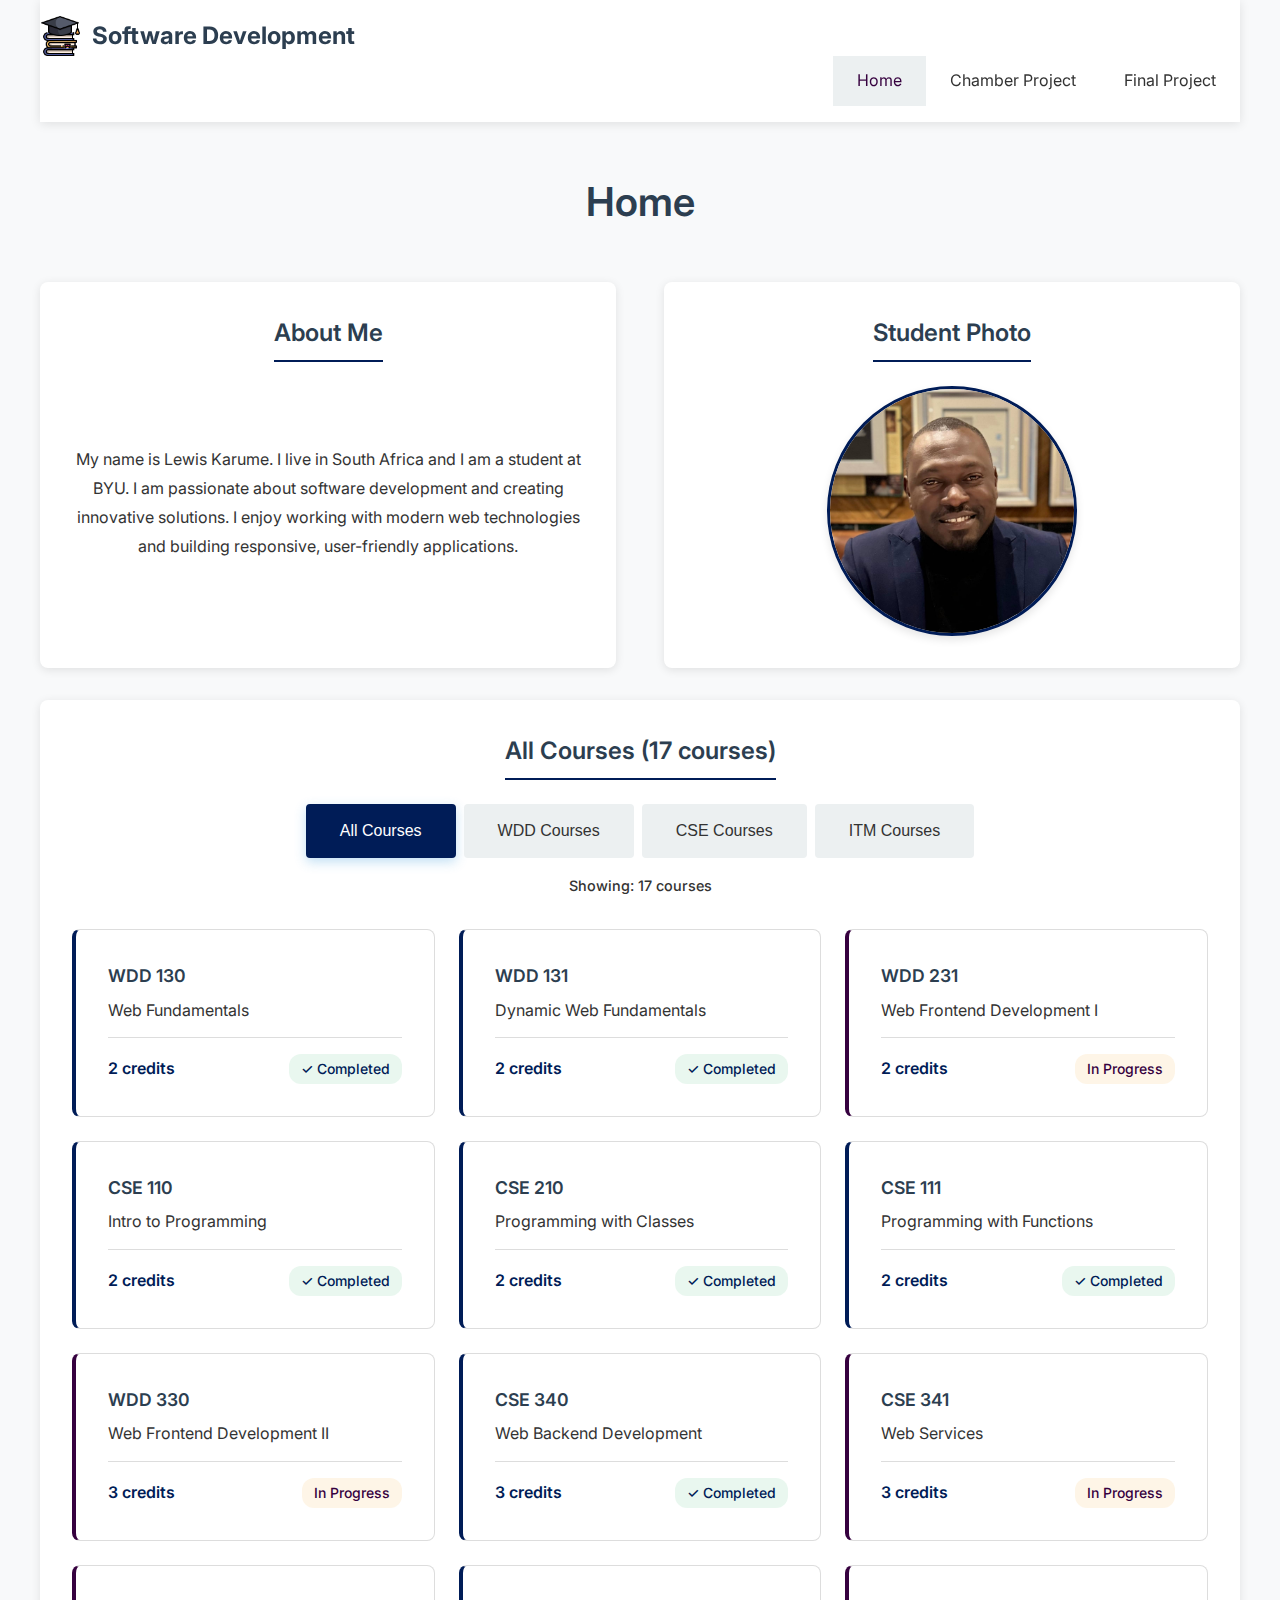
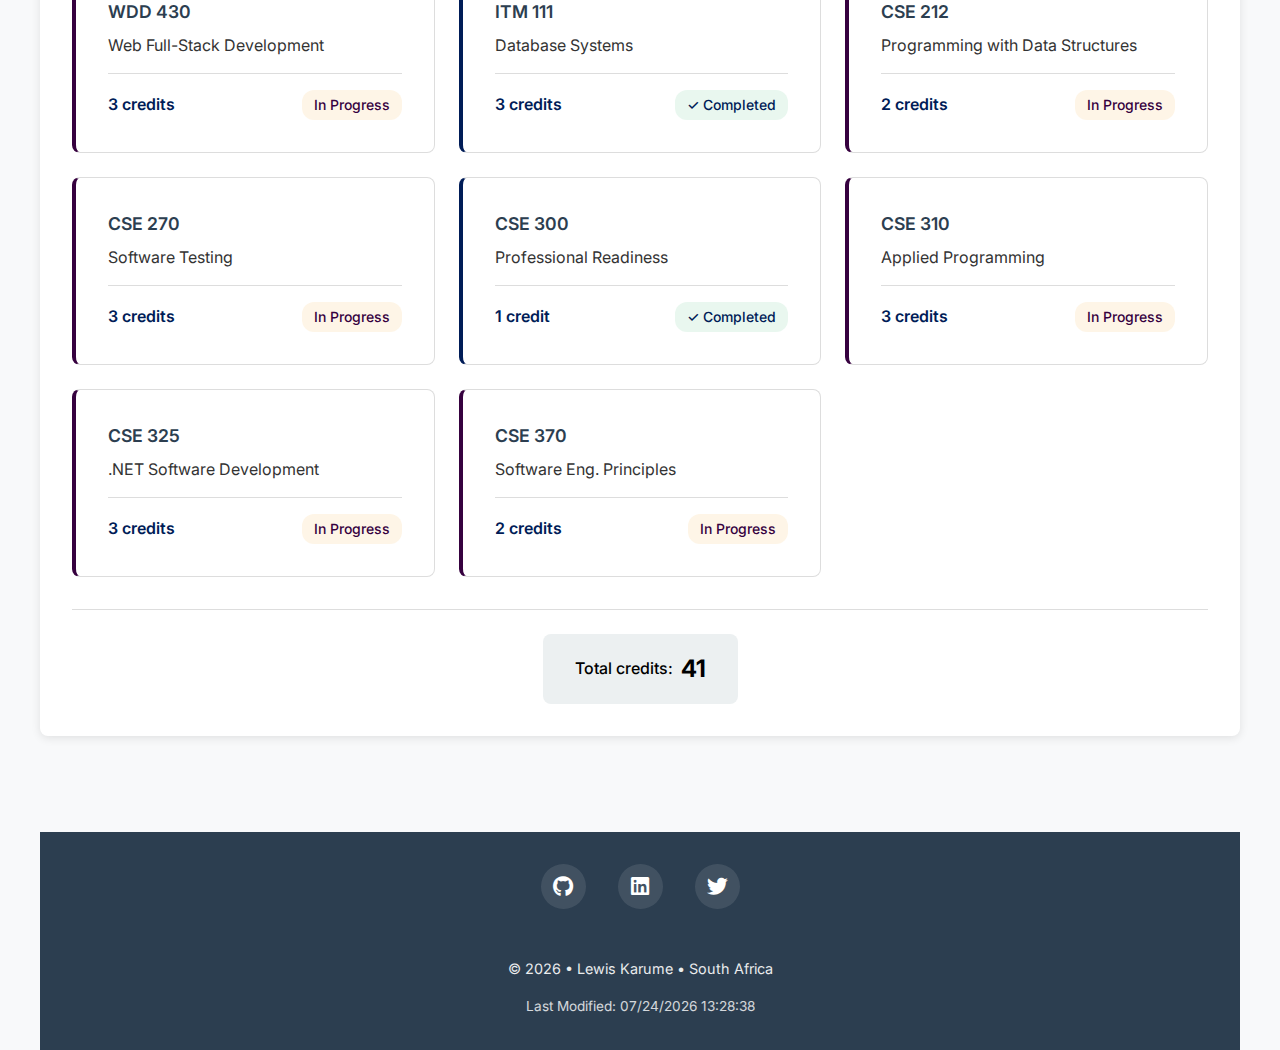
<file: index.html>
<!DOCTYPE html>
<html lang="en">
<head>
    <meta charset="UTF-8">
    <meta name="viewport" content="width=device-width, initial-scale=1.0">
    <meta name="description" content="Course homepage for WDD 231 - Software Development">
    <meta name="author" content="Lewis Karume">
    <title>Software Development - Course Home Page</title>
    
    <!-- Google Fonts -->
    <link rel="preconnect" href="https://fonts.googleapis.com">
    <link rel="preconnect" href="https://fonts.gstatic.com" crossorigin>
    <link href="https://fonts.googleapis.com/css2?family=Inter:wght@300;400;500;600;700&display=swap" rel="stylesheet">
    
    <!-- CSS -->
    <link rel="stylesheet" href="styles/small.css">
    <link rel="stylesheet" href="styles/larger.css" media="(min-width: 768px)">
    
    <!-- JavaScript -->
    <script src="scripts/navigation.js" defer></script>
    <script src="scripts/date.js" defer></script>
    <script src="scripts/course.js" defer></script>
    
    <!-- Favicon -->
    <link rel="icon" href="images/favicon.ico">
    
    <!-- Fontfor social icons -->
    <link rel="stylesheet" href="https://cdnjs.cloudflare.com/ajax/libs/font-awesome/6.4.0/css/all.min.css">
</head>
<body>
    <div class="container">
        <header>
            <div class="header-content">
                <div class="logo">
                    <img src="images/logo.png" alt="Course Logo" width="40" height="40">
                    <span class="site-name">Software Development</span>
                </div>
                <button class="hamburger" aria-label="Menu" aria-expanded="false">
                    <span class="hamburger-line"></span>
                    <span class="hamburger-line"></span>
                    <span class="hamburger-line"></span>
                </button>
            </div>
            
            <nav class="main-nav" aria-label="Main Navigation">
                <ul>
                    <li><a href="index.html" class="nav-link active">Home</a></li>
                    <li><a href="chamber.html" class="nav-link">Chamber Project</a></li>
                    <li><a href="final.html" class="nav-link">Final Project</a></li>
                </ul>
            </nav>
        </header>

        <main>
            <h1 class="page-title">Home</h1>
            
            <div class="profile-sections">
                <section class="about-section">
                    <div class="section-header">
                        <h2>About Me</h2>
                    </div>
                    <div class="about-content">
                        <p>My name is Lewis Karume. I live in South Africa and I am a student at BYU. I am passionate about software development and creating innovative solutions. I enjoy working with modern web technologies and building responsive, user-friendly applications.</p>
                    </div>
                </section>
                
                <section class="photo-section">
                    <div class="section-header">
                        <h2>Student Photo</h2>
                    </div>
                    <div class="student-photo-container">
                        <img src="images/photo.jpg" alt="Lewis Karume" class="student-photo" width="200" height="200">
                    </div>
                </section>
            </div>
            
            <section class="courses-section">
                <div class="section-header">
                    <h2>Bachelor of Applied Science, Software Development Courses</h2>
                </div>
                
                <div class="filter-controls">
                    <div class="filter-buttons">
                        <button class="filter-btn active" data-filter="all">All Courses</button>
                        <button class="filter-btn" data-filter="WDD">WDD Courses</button>
                        <button class="filter-btn" data-filter="CSE">CSE Courses</button>
                        <button class="filter-btn" data-filter="ITM">ITM Courses</button>
                    </div>
                    <div class="courses-counter">
                        Showing: <span id="courses-count">0</span> courses
                    </div>
                </div>
                
                <div id="course-cards" class="courses-grid">
                    <!-- Course cards dynamically generated -->
                </div>
                
                <div class="courses-summary">
                    <div class="credits-display">
                        <span class="total-credits-label">Total credits:</span>
                        <span id="total-credits" class="total-credits-value">0</span>
                    </div>
                </div>
            </section>
        </main>

        <footer>
            <div class="footer-content">
                <div class="social-icons">
                    <a href="https://github.com/lubbacris" target="_blank" aria-label="GitHub Profile">
                        <i class="fab fa-github"></i>
                    </a>
                    <a href="https://linkedin.com/in/lewis-karume-05326064" target="_blank" aria-label="LinkedIn Profile">
                        <i class="fab fa-linkedin"></i>
                    </a>
                    <a href="https://x.com/lubbacris" target="_blank" aria-label="Twitter Profile">
                        <i class="fab fa-twitter"></i>
                    </a>
                </div>
                
                <div class="footer-info">
                    <div class="copyright-info">
                        <p>© <span id="currentyear">2026</span> • Lewis Karume • South Africa</p>
                    </div>
                    
                    <div class="last-modified">
                        <p>Last Modified: <span id="lastModified"></span></p>
                    </div>
                </div>
            </div>
        </footer>
    </div>
</body>
</html>
</file>
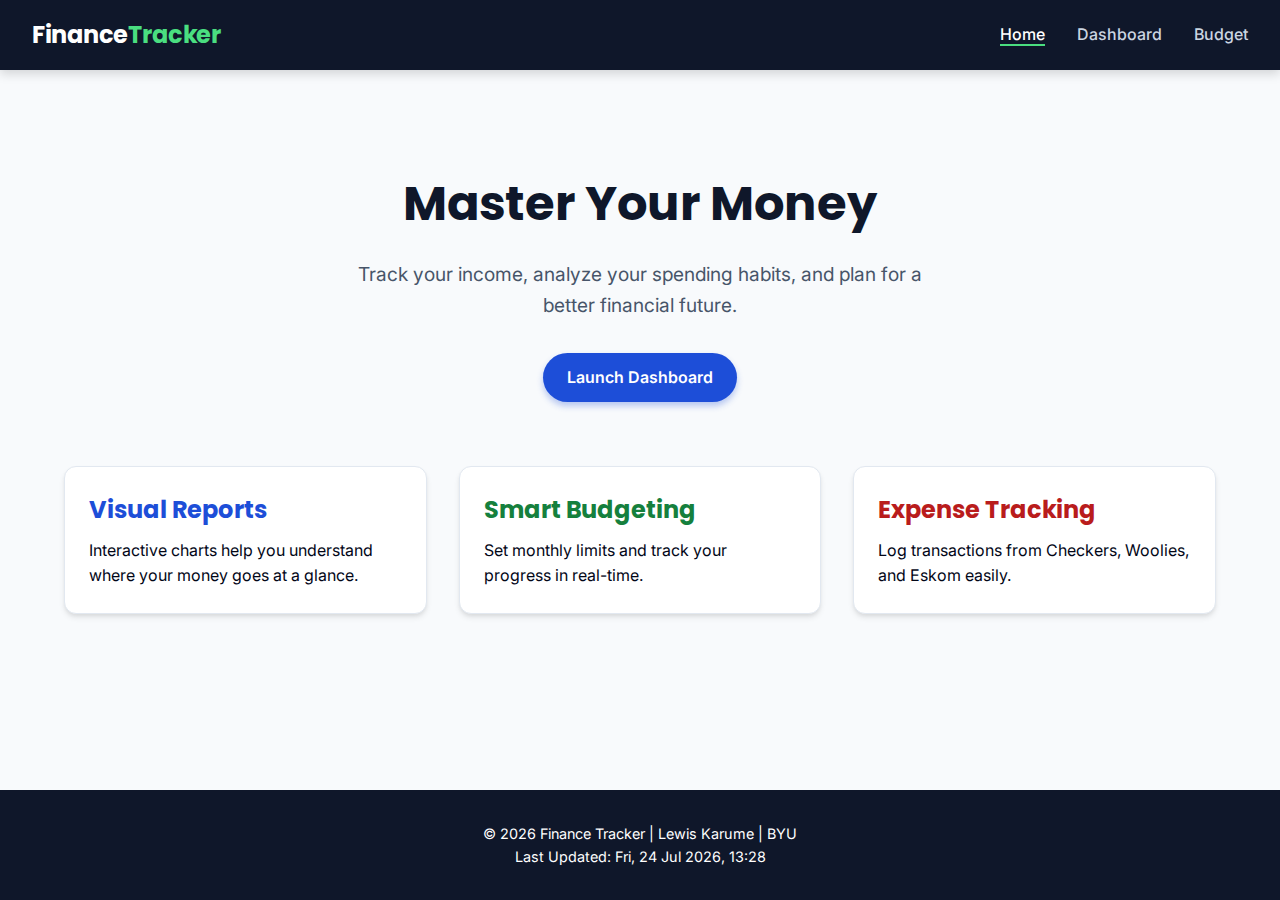
<file: finalproject/index.html>
<!DOCTYPE html>
<html lang="en">
<head>
    <meta charset="UTF-8">
    <meta name="viewport" content="width=device-width, initial-scale=1.0">
    <meta name="description" content="Master your money with FinanceTracker - Track your expenses and income so that you can control and monitor your spending whilst also setting limits.">
    <meta name="author" content="Lewis Karume">
    <title>FinanceTracker</title>
    <link rel="stylesheet" href="css/style.css">
    <script type="module" src="js/main.js"></script>
</head>
<body>
    <header>
        <div class="logo">Finance<span>Tracker</span></div>
        <button class="hamburger" aria-label="Menu">☰</button>
        <nav>
            <ul>
                <li><a href="index.html" class="active">Home</a></li>
                <li><a href="dashboard.html">Dashboard</a></li>
                <li><a href="budget.html">Budget</a></li>
            </ul>
        </nav>
    </header>

    <main>
        <section style="text-align: center; padding: 4rem 1rem;">
            <h1 style="font-size: 3rem; margin-bottom: 1rem;">Master Your Money</h1>
            <p style="font-size: 1.2rem; color: var(--text-muted); max-width: 600px; margin: 0 auto 2rem auto;">
                Track your income, analyze your spending habits, and plan for a better financial future.
            </p>
            <a href="dashboard.html" class="btn">Launch Dashboard</a>
        </section>

        <section class="dashboard-grid" style="grid-template-columns: repeat(auto-fit, minmax(250px, 1fr));">
            <div class="card">
                <h2 style="color: var(--accent); margin-bottom: 0.5rem;">Visual Reports</h2>
                <p>Interactive charts help you understand where your money goes at a glance.</p>
            </div>
            <div class="card">
                <h2 style="color: var(--success); margin-bottom: 0.5rem;">Smart Budgeting</h2>
                <p>Set monthly limits and track your progress in real-time.</p>
            </div>
            <div class="card">
                <h2 style="color: var(--danger); margin-bottom: 0.5rem;">Expense Tracking</h2>
                <p>Log transactions from Checkers, Woolies, and Eskom easily.</p>
            </div>
        </section>
    </main>

    <footer>
        <p>&copy; 2026 Finance Tracker | Lewis Karume | BYU</p>
        <p><span id="lastModified"></span></p>
    </footer>
</body>
</html>
</file>
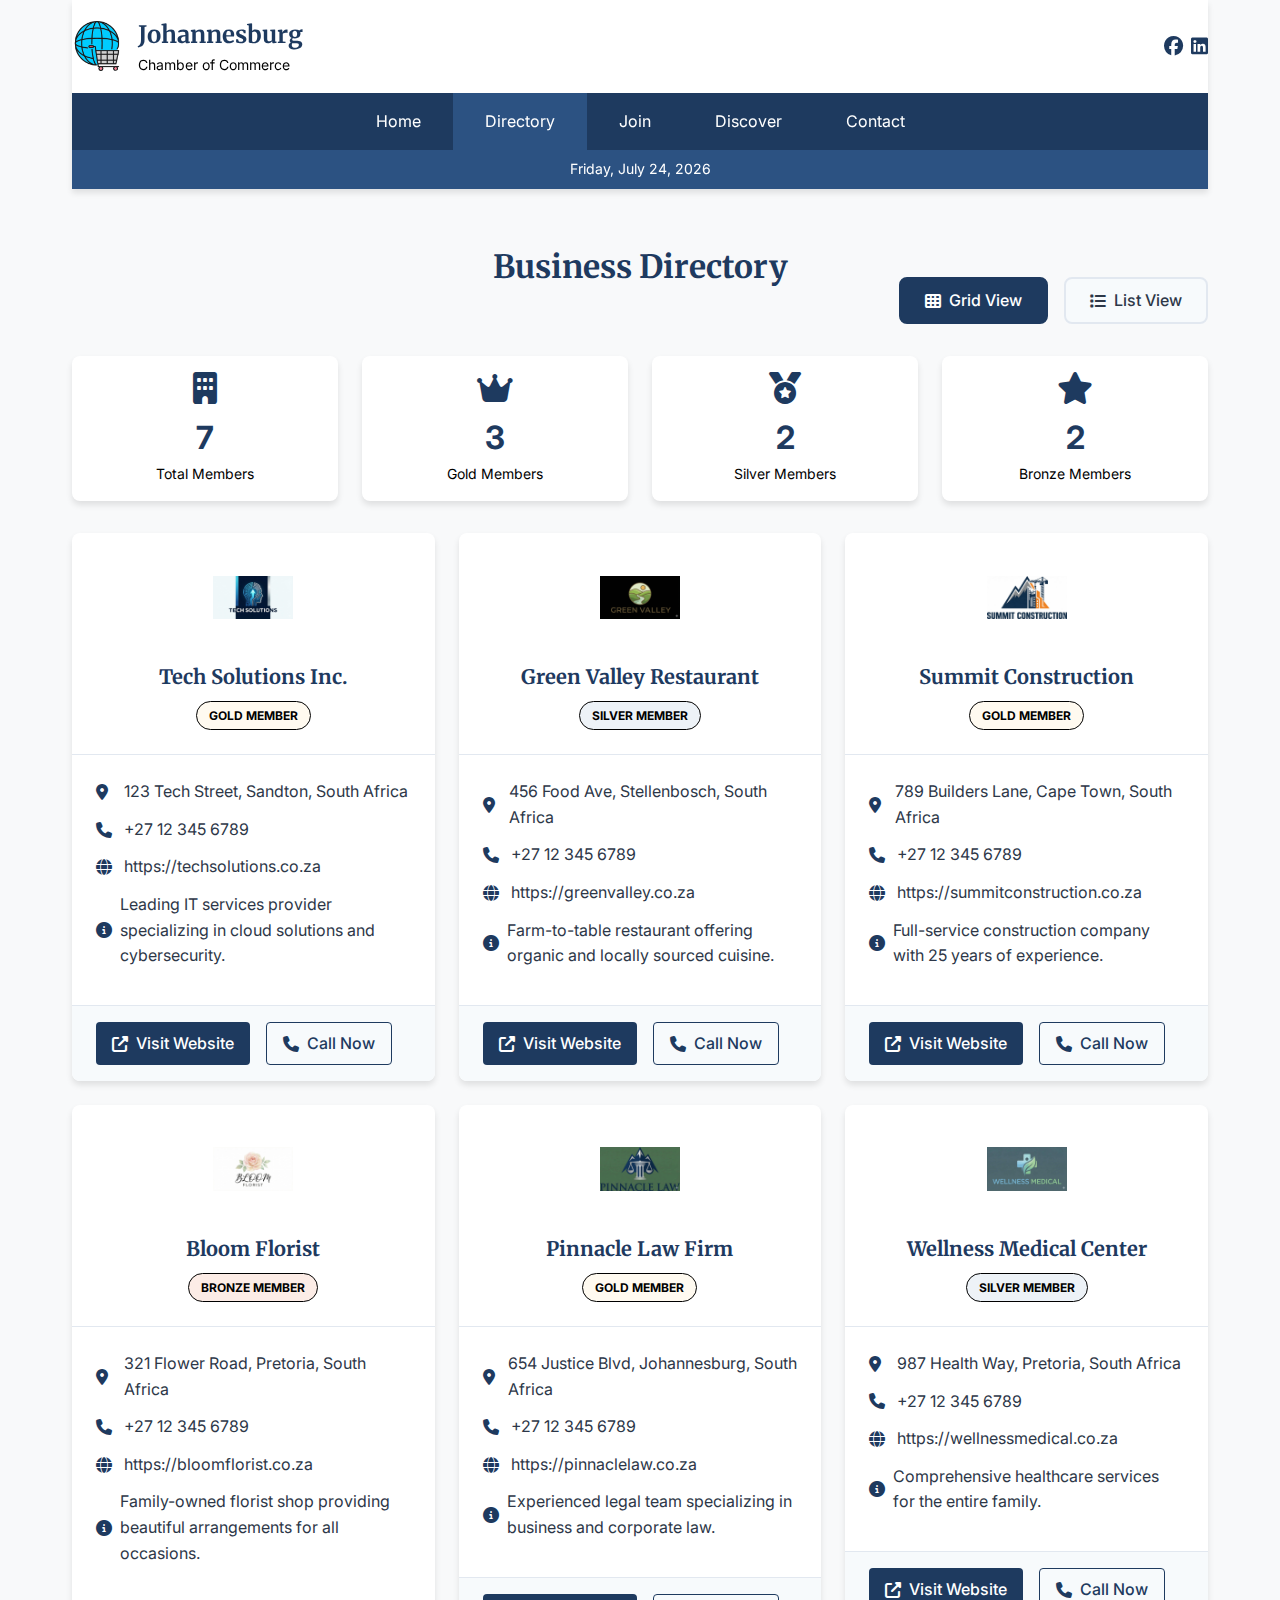
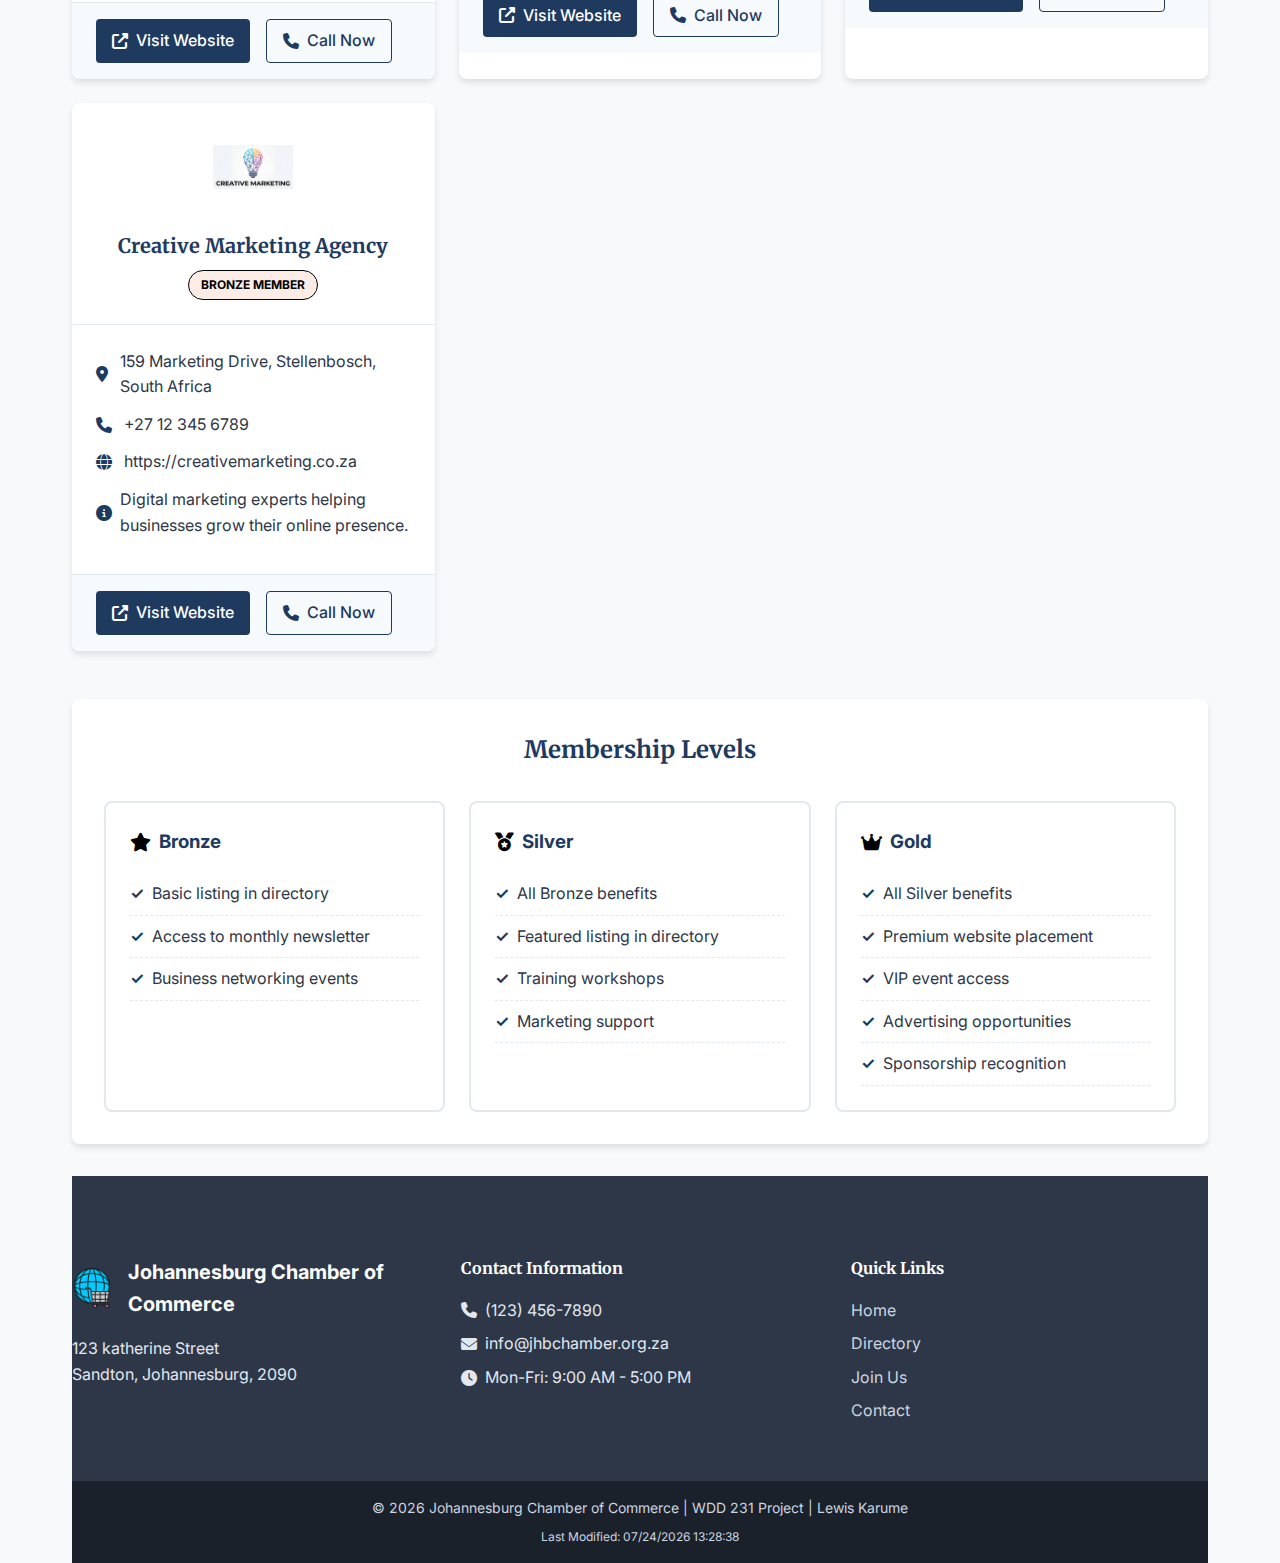
<file: chamber/directory.html>
<!DOCTYPE html>
<html lang="en">
<head>
    <meta charset="UTF-8">
    <meta name="viewport" content="width=device-width, initial-scale=1.0">
    <meta name="description" content="Chamber of Commerce directory directory for businesses in Johannesburg South Africa">
    <meta name="author" content="Lewis Karume">
    <title>Chamber Directory - Johannesburg Chamber of Commerce</title>
    
    <!-- Facebook Meta Tags -->
    <meta property="og:title" content="Johannesburg Chamber of Commerce Directory">
    <meta property="og:description" content="Explore local businesses and members of the Johannesburg Chamber of Commerce">
    <meta property="og:image" content="https://lubbacris.github.io/wdd231/chamber/images/og-image.jpg">
    <meta property="og:url" content="https://lubbacris.github.io/wdd231/chamber/directory.html">
    <meta property="og:type" content="website">
    
    <!-- Favicon -->
    <link rel="icon" href="images/favicon.ico">
    
    <!-- CSS -->
    <link rel="stylesheet" href="styles/normalize.css">
    <link rel="stylesheet" href="styles/small.css">
    <link rel="stylesheet" href="styles/larger.css" media="(min-width: 768px)">
    
    <!-- Google Fonts -->
    <link rel="preconnect" href="https://fonts.googleapis.com">
    <link rel="preconnect" href="https://fonts.gstatic.com" crossorigin>
    <link href="https://fonts.googleapis.com/css2?family=Inter:wght@300;400;500;600;700&family=Merriweather:wght@400;700&display=swap" rel="stylesheet">
    
    <!-- Font Awesome -->
    <link rel="stylesheet" href="https://cdnjs.cloudflare.com/ajax/libs/font-awesome/6.4.0/css/all.min.css">
    
    <!-- JavaScript -->
    <script src="scripts/main.js" defer></script>
    <script src="scripts/directory.js" defer></script>
</head>
<body>
    <div class="container">
        <!-- Header -->
        <header>
            <div class="header-content">
                <div class="logo">
                    <a href="index.html">
                        <img src="images/chamber-logo.png" alt="Chamber of Commerce Logo" width="50" height="50">
                        <div class="site-title">
                            <h1>Johannesburg</h1>
                            <p>Chamber of Commerce</p>
                        </div>
                    </a>
                </div>
                
                <div class="header-right">
                    <div class="social-header">
                        <a href="https://facebook.com" aria-label="Facebook"><i class="fab fa-facebook"></i></a>
                        <a href="https://linkedin.com" aria-label="LinkedIn"><i class="fab fa-linkedin"></i></a>
                    </div>
                    <button class="hamburger" aria-label="Menu" aria-expanded="false">
                        <span class="hamburger-line"></span>
                        <span class="hamburger-line"></span>
                        <span class="hamburger-line"></span>
                    </button>
                </div>
            </div>
            
            <!-- Navigation -->
            <nav class="main-nav" aria-label="Main Navigation">
                <ul>
                    <li><a href="index.html">Home</a></li>
                    <li><a href="directory.html" class="active">Directory</a></li>
                    <li><a href="join.html">Join</a></li>
                    <li><a href="discover.html">Discover</a></li>
                    <li><a href="contact.html">Contact</a></li>
                </ul>
            </nav>
            
            <!-- Date Banner -->
            <div class="date-banner">
                <span id="current-date"></span>
            </div>
        </header>

        <!-- Main Content -->
        <main>
            <h1 class="page-title">Business Directory</h1>
            
            <!-- View Toggle -->
            <div class="view-toggle">
                <button id="grid-view" class="view-btn active" aria-label="Grid view">
                    <i class="fas fa-th"></i> Grid View
                </button>
                <button id="list-view" class="view-btn" aria-label="List view">
                    <i class="fas fa-list"></i> List View
                </button>
            </div>
            
            <!-- Directory Stats -->
            <div class="directory-stats">
                <div class="stat">
                    <i class="fas fa-building"></i>
                    <span id="total-members">0</span>
                    <p>Total Members</p>
                </div>
                <div class="stat">
                    <i class="fas fa-crown"></i>
                    <span id="gold-members">0</span>
                    <p>Gold Members</p>
                </div>
                <div class="stat">
                    <i class="fas fa-medal"></i>
                    <span id="silver-members">0</span>
                    <p>Silver Members</p>
                </div>
                <div class="stat">
                    <i class="fas fa-star"></i>
                    <span id="bronze-members">0</span>
                    <p>Bronze Members</p>
                </div>
            </div>
            
            <!-- Member Directory -->
            <div class="directory-container">
                <div id="member-grid" class="member-grid">
                    <!-- Members will be loaded dynamically -->
                </div>
                <div id="member-list" class="member-list" style="display: none;">
                    <!-- List view will be loaded dynamically -->
                </div>
            </div>
            
            <!-- Membership Info -->
            <section class="membership-info">
                <h2>Membership Levels</h2>
                <div class="levels-grid">
                    <div class="level-card bronze">
                        <h3><i class="fas fa-star"></i> Bronze</h3>
                        <ul>
                            <li>Basic listing in directory</li>
                            <li>Access to monthly newsletter</li>
                            <li>Business networking events</li>
                        </ul>
                    </div>
                    <div class="level-card silver">
                        <h3><i class="fas fa-medal"></i> Silver</h3>
                        <ul>
                            <li>All Bronze benefits</li>
                            <li>Featured listing in directory</li>
                            <li>Training workshops</li>
                            <li>Marketing support</li>
                        </ul>
                    </div>
                    <div class="level-card gold">
                        <h3><i class="fas fa-crown"></i> Gold</h3>
                        <ul>
                            <li>All Silver benefits</li>
                            <li>Premium website placement</li>
                            <li>VIP event access</li>
                            <li>Advertising opportunities</li>
                            <li>Sponsorship recognition</li>
                        </ul>
                    </div>
                </div>
            </section>
        </main>

        <!-- Footer -->
        <footer>
            <div class="footer-content">
                <div class="footer-section">
                    <div class="footer-logo">
                        <img src="images/chamber-logo.png" alt="Chamber Logo" width="40" height="40">
                        <h3>Johannesburg Chamber of Commerce</h3>
                    </div>
                    <p class="address">123 katherine Street<br>Sandton, Johannesburg, 2090</p>
                </div>
                
                <div class="footer-section">
                    <h4>Contact Information</h4>
                    <p><i class="fas fa-phone"></i> (123) 456-7890</p>
                    <p><i class="fas fa-envelope"></i> info@jhbchamber.org.za</p>
                    <p><i class="fas fa-clock"></i> Mon-Fri: 9:00 AM - 5:00 PM</p>
                </div>
                
                <div class="footer-section">
                    <h4>Quick Links</h4>
                    <ul>
                        <li><a href="index.html">Home</a></li>
                        <li><a href="directory.html">Directory</a></li>
                        <li><a href="join.html">Join Us</a></li>
                        <li><a href="contact.html">Contact</a></li>
                    </ul>
                </div>
            </div>
            
            <div class="footer-bottom">
                <div class="copyright">
                    <p>&copy; <span id="currentyear"></span> Johannesburg Chamber of Commerce | WDD 231 Project | Lewis Karume</p>
                </div>
                <div class="last-modified">
                    <p>Last Modified: <span id="lastModified"></span></p>
                </div>
            </div>
        </footer>
    </div>
</body>
</html>
</file>
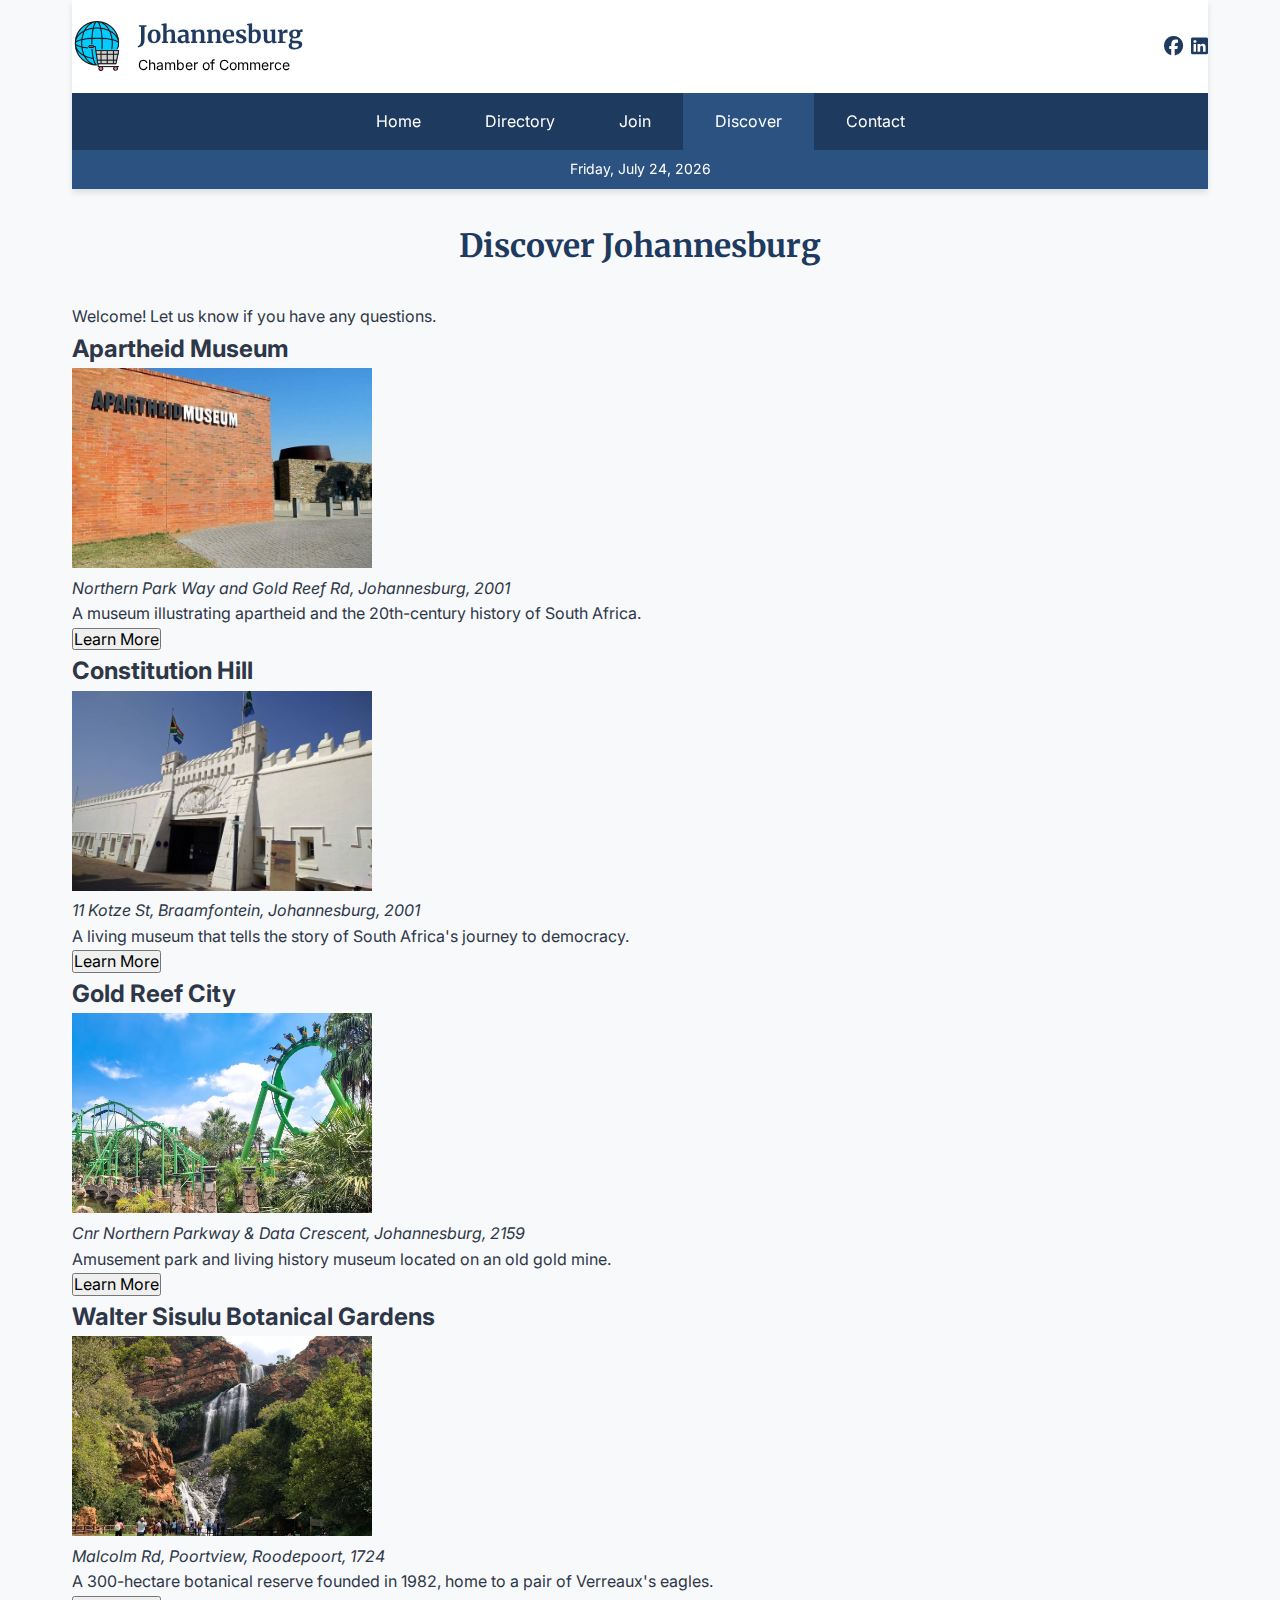
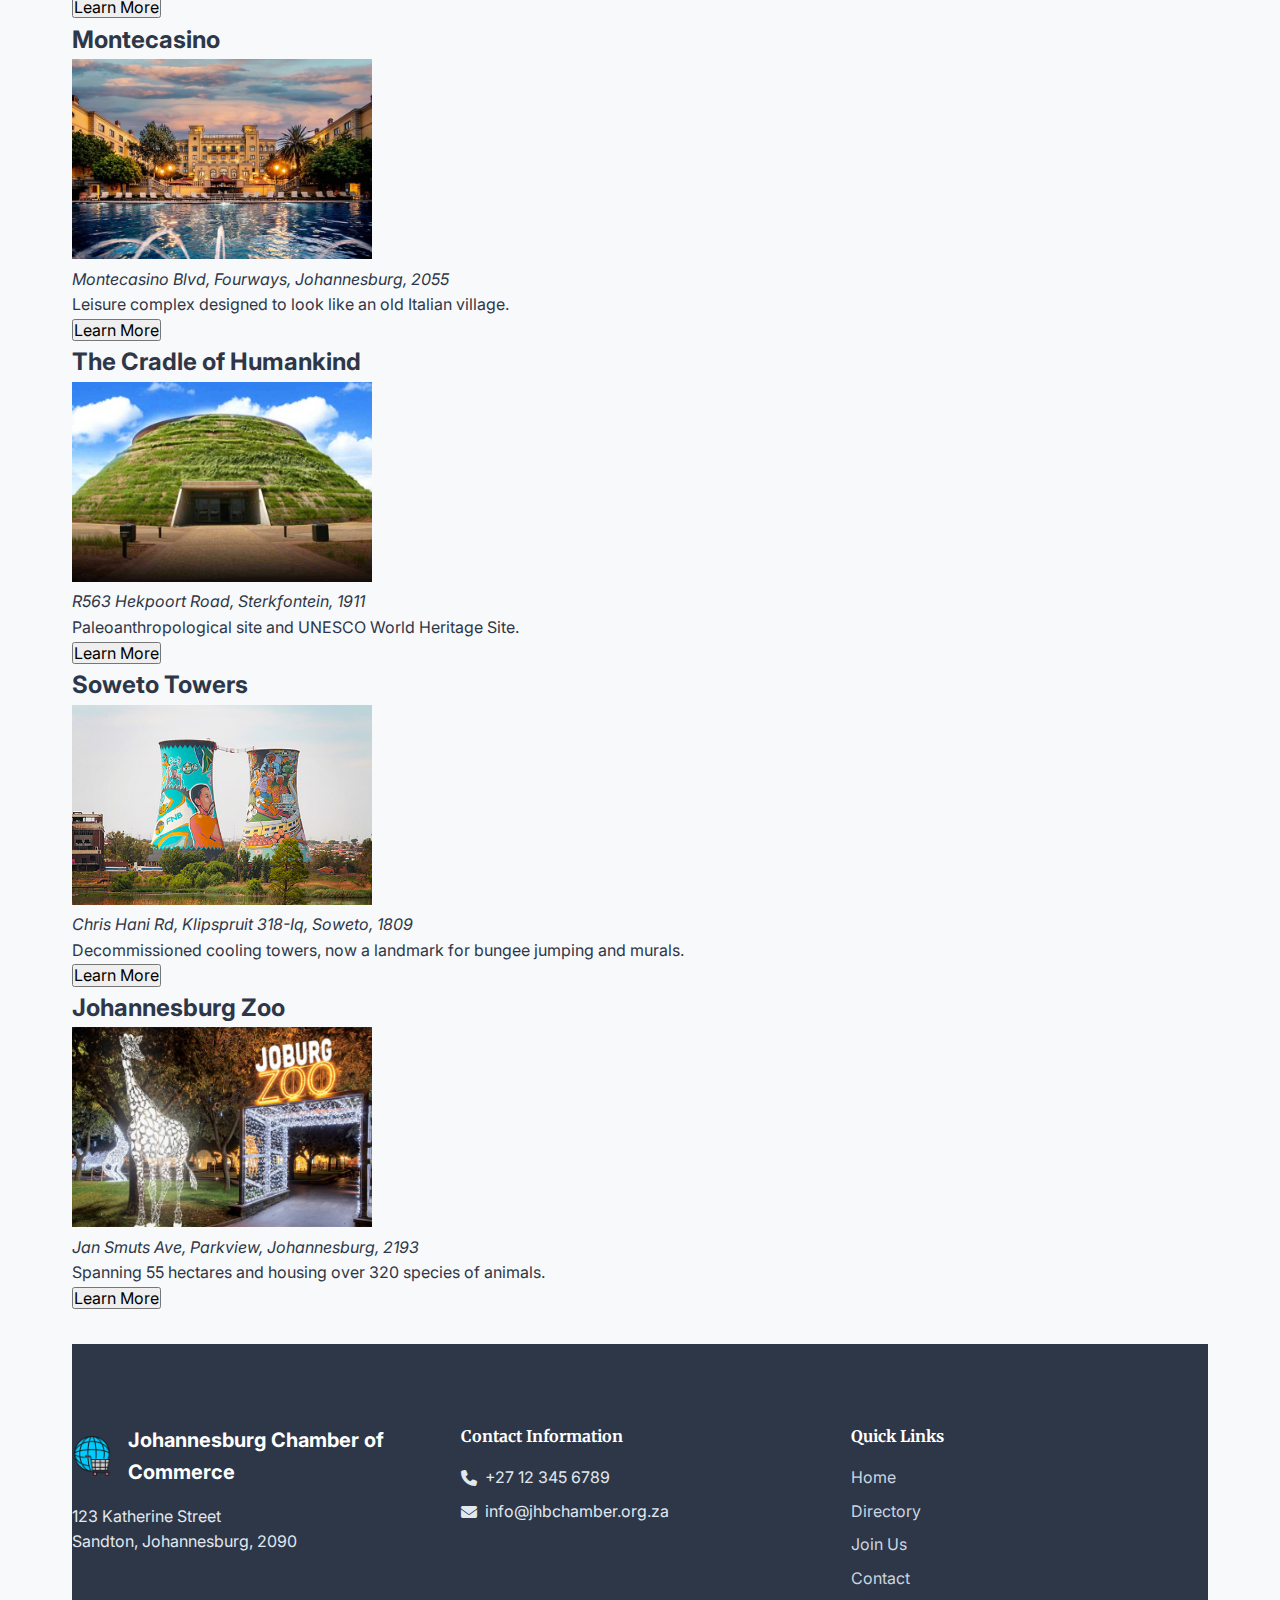
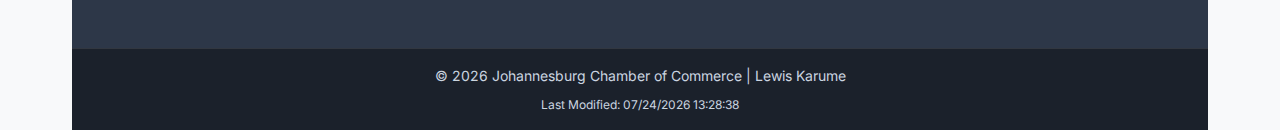
<file: chamber/discover.html>
<!DOCTYPE html>
<html lang="en">
<head>
    <meta charset="UTF-8">
    <meta name="viewport" content="width=device-width, initial-scale=1.0">
    <meta name="description" content="Discover Johannesburg - Attractions and Demographics">
    <meta name="author" content="Lewis Karume">
    <title>Discover - Johannesburg Chamber of Commerce</title>
    
    <meta property="og:title" content="Discover Johannesburg">
    <meta property="og:description" content="Explore the best places to visit in and around Johannesburg.">
    <meta property="og:image" content="https://lubbacris.github.io/wdd231/chamber/images/og-image.jpg">
    <meta property="og:url" content="https://lubbacris.github.io/wdd231/chamber/discover.html">
    <meta property="og:type" content="website">
    
    <link rel="icon" href="images/favicon.ico">
    
    <link rel="stylesheet" href="styles/normalize.css">
    <link rel="stylesheet" href="styles/small.css">
    <link rel="stylesheet" href="styles/larger.css" media="(min-width: 768px)">
    
    <link rel="preconnect" href="https://fonts.googleapis.com">
    <link rel="preconnect" href="https://fonts.gstatic.com" crossorigin>
    <link href="https://fonts.googleapis.com/css2?family=Inter:wght@300;400;500;600;700&family=Merriweather:wght@400;700&display=swap" rel="stylesheet">
    <link rel="stylesheet" href="https://cdnjs.cloudflare.com/ajax/libs/font-awesome/6.4.0/css/all.min.css">
    
    <script src="scripts/main.js" defer></script>
    <script type="module" src="scripts/discover.js"></script>
</head>
<body>
    <div class="container">
        <header>
            <div class="header-content">
                <div class="logo">
                    <a href="index.html">
                        <img src="images/chamber-logo.png" alt="Chamber of Commerce Logo" width="50" height="50">
                        <div class="site-title">
                            <h1>Johannesburg</h1>
                            <p>Chamber of Commerce</p>
                        </div>
                    </a>
                </div>
                
                <div class="header-right">
                    <div class="social-header">
                        <a href="https://facebook.com" aria-label="Facebook"><i class="fab fa-facebook"></i></a>
                        <a href="https://linkedin.com" aria-label="LinkedIn"><i class="fab fa-linkedin"></i></a>
                    </div>
                    <button class="hamburger" aria-label="Menu" aria-expanded="false">
                        <span class="hamburger-line"></span>
                        <span class="hamburger-line"></span>
                        <span class="hamburger-line"></span>
                    </button>
                </div>
            </div>
            
            <nav class="main-nav" aria-label="Main Navigation">
                <ul>
                    <li><a href="index.html">Home</a></li>
                    <li><a href="directory.html">Directory</a></li>
                    <li><a href="join.html">Join</a></li>
                    <li><a href="discover.html" class="active">Discover</a></li>
                    <li><a href="contact.html">Contact</a></li>
                </ul>
            </nav>
            
            <div class="date-banner">
                <span id="current-date"></span>
            </div>
        </header>

        <main class="discover-page">
            <h2 class="page-title">Discover Johannesburg</h2>

            <div id="visit-message" class="visit-message"></div>
            
            <div id="places-grid" class="places-grid">
                </div>
        </main>

        <footer>
            <div class="footer-content">
                <div class="footer-section">
                    <div class="footer-logo">
                        <img src="images/chamber-logo.png" alt="Chamber Logo" width="40" height="40">
                        <h3>Johannesburg Chamber of Commerce</h3>
                    </div>
                    <p class="address">123 Katherine Street<br>Sandton, Johannesburg, 2090</p>
                </div>
                
                <div class="footer-section">
                    <h4>Contact Information</h4>
                    <p><i class="fas fa-phone"></i> +27 12 345 6789</p>
                    <p><i class="fas fa-envelope"></i> info@jhbchamber.org.za</p>
                </div>
                
                <div class="footer-section">
                    <h4>Quick Links</h4>
                    <ul>
                        <li><a href="index.html">Home</a></li>
                        <li><a href="directory.html">Directory</a></li>
                        <li><a href="join.html">Join Us</a></li>
                        <li><a href="contact.html">Contact</a></li>
                    </ul>
                </div>
            </div>
            
            <div class="footer-bottom">
                <div class="copyright">
                    <p>&copy; <span id="currentyear"></span> Johannesburg Chamber of Commerce | Lewis Karume</p>
                </div>
                <div class="last-modified">
                    <p>Last Modified: <span id="lastModified"></span></p>
                </div>
            </div>
        </footer>
    </div>
</body>
</html>
</file>
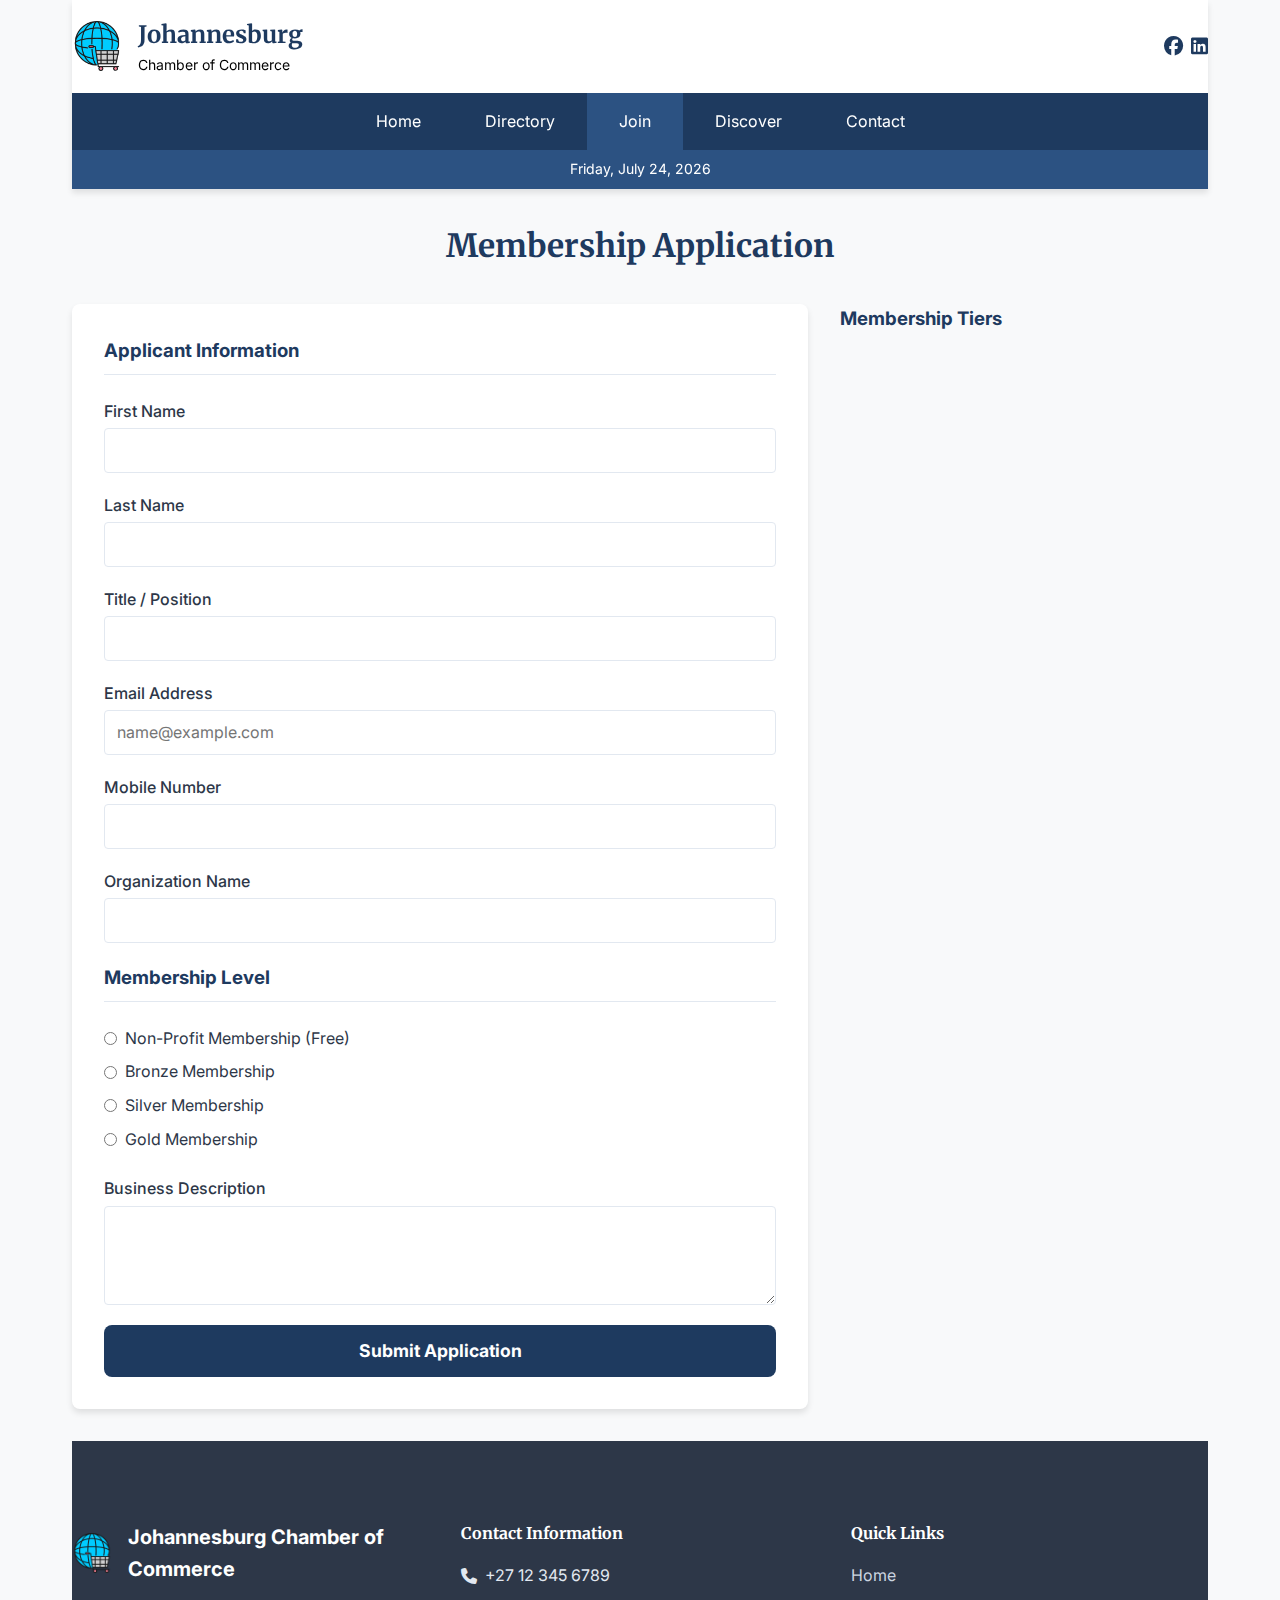
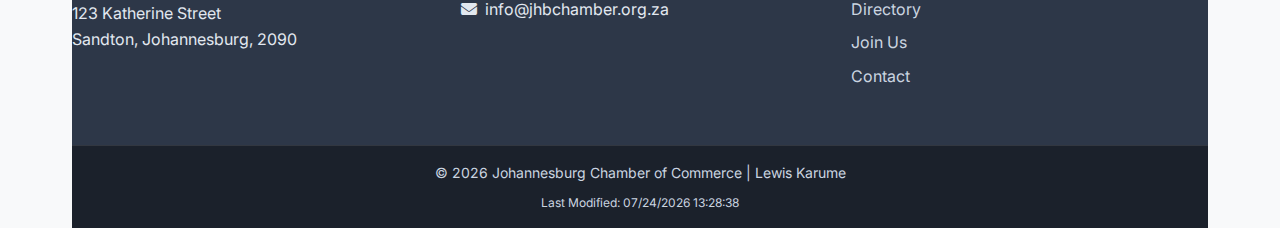
<file: chamber/join.html>
<!DOCTYPE html>
<html lang="en">
<head>
    <meta charset="UTF-8">
    <meta name="viewport" content="width=device-width, initial-scale=1.0">
    <meta name="description" content="Join the Johannesburg Chamber of Commerce - Membership Application">
    <meta name="author" content="Lewis Karume">
    <title>Join - Johannesburg Chamber of Commerce</title>
    
    <meta property="og:title" content="Join the Johannesburg Chamber of Commerce">
    <meta property="og:description" content="Become a member today to grow your business network.">
    <meta property="og:image" content="https://lubbacris.github.io/wdd231/chamber/images/og-image.jpg">
    <meta property="og:url" content="https://lubbacris.github.io/wdd231/chamber/join.html">
    <meta property="og:type" content="website">
    
    <link rel="icon" href="images/favicon.ico">
    
    <link rel="stylesheet" href="styles/normalize.css">
    <link rel="stylesheet" href="styles/small.css">
    <link rel="stylesheet" href="styles/larger.css" media="(min-width: 768px)">
    
    <link rel="preconnect" href="https://fonts.googleapis.com">
    <link rel="preconnect" href="https://fonts.gstatic.com" crossorigin>
    <link href="https://fonts.googleapis.com/css2?family=Inter:wght@300;400;500;600;700&family=Merriweather:wght@400;700&display=swap" rel="stylesheet">
    <link rel="stylesheet" href="https://cdnjs.cloudflare.com/ajax/libs/font-awesome/6.4.0/css/all.min.css">
    
    <script src="scripts/main.js" defer></script>
    <script src="scripts/join.js" defer></script>
</head>
<body>
    <div class="container">
        <header>
            <div class="header-content">
                <div class="logo">
                    <a href="index.html">
                        <img src="images/chamber-logo.png" alt="Chamber of Commerce Logo" width="50" height="50">
                        <div class="site-title">
                            <h1>Johannesburg</h1>
                            <p>Chamber of Commerce</p>
                        </div>
                    </a>
                </div>
                
                <div class="header-right">
                    <div class="social-header">
                        <a href="https://facebook.com" aria-label="Facebook"><i class="fab fa-facebook"></i></a>
                        <a href="https://linkedin.com" aria-label="LinkedIn"><i class="fab fa-linkedin"></i></a>
                    </div>
                    <button class="hamburger" aria-label="Menu" aria-expanded="false">
                        <span class="hamburger-line"></span>
                        <span class="hamburger-line"></span>
                        <span class="hamburger-line"></span>
                    </button>
                </div>
            </div>
            
            <nav class="main-nav" aria-label="Main Navigation">
                <ul>
                    <li><a href="index.html">Home</a></li>
                    <li><a href="directory.html">Directory</a></li>
                    <li><a href="join.html" class="active">Join</a></li>
                    <li><a href="discover.html">Discover</a></li>
                    <li><a href="contact.html">Contact</a></li>
                </ul>
            </nav>
            
            <div class="date-banner">
                <span id="current-date"></span>
            </div>
        </header>

        <main class="join-page">
            <h2 class="page-title">Membership Application</h2>
            
            <div class="join-content-grid">
                <section class="form-section">
                    <form method="get" action="thankyou.html" class="join-form">
                        <h3>Applicant Information</h3>
                        
                        <label>
                            First Name
                            <input type="text" name="first_name" required autocomplete="given-name" title="Enter your first name">
                        </label>
                        
                        <label>
                            Last Name
                            <input type="text" name="last_name" required autocomplete="family-name" title="Enter your last name">
                        </label>
                        
                        <label>
                            Title / Position
                            <input type="text" name="title" autocomplete="organization-title" pattern="[A-Za-z\s-]{7,}" title="Must be at least 7 characters, alpha only, hyphens allowed">
                        </label>
                        
                        <label>
                            Email Address
                            <input type="email" name="email" required autocomplete="email" placeholder="name@example.com" title="Enter your email address">
                        </label>
                        
                        <label>
                            Mobile Number
                            <input type="tel" name="phone" required autocomplete="tel" title="Enter your mobile number">
                        </label>
                        
                        <label>
                            Organization Name
                            <input type="text" name="organization" required autocomplete="organization" title="Enter your business or organization name">
                        </label>
                        
                        <h3>Membership Level</h3>
                        <div class="membership-radios">
                            <label class="radio-label">
                                <input type="radio" name="membership_level" value="np_membership" required>
                                Non-Profit Membership (Free)
                            </label>
                            <label class="radio-label">
                                <input type="radio" name="membership_level" value="bronze_membership">
                                Bronze Membership
                            </label>
                            <label class="radio-label">
                                <input type="radio" name="membership_level" value="silver_membership">
                                Silver Membership
                            </label>
                            <label class="radio-label">
                                <input type="radio" name="membership_level" value="gold_membership">
                                Gold Membership
                            </label>
                        </div>

                        <label>
                            Business Description
                            <textarea name="description" rows="4" title="Describe your business"></textarea>
                        </label>

                        <input type="hidden" id="timestamp" name="timestamp" value="">

                        <input type="submit" value="Submit Application" class="submit-btn">
                    </form>
                </section>

                <section class="benefits-section">
                    <h3>Membership Tiers</h3>
                    <div class="membership-cards">
                        <div class="mem-card np-card fade-in">
                            <h4>NP Membership</h4>
                            <p>For Non-Profit Organizations</p>
                            <button class="modal-btn" data-modal="modal-np">View Benefits</button>
                        </div>

                        <div class="mem-card bronze-card fade-in">
                            <h4>Bronze Membership</h4>
                            <p>Entry Level Business</p>
                            <button class="modal-btn" data-modal="modal-bronze">View Benefits</button>
                        </div>

                        <div class="mem-card silver-card fade-in">
                            <h4>Silver Membership</h4>
                            <p>Established Business</p>
                            <button class="modal-btn" data-modal="modal-silver">View Benefits</button>
                        </div>

                        <div class="mem-card gold-card fade-in">
                            <h4>Gold Membership</h4>
                            <p>Premium Partnership</p>
                            <button class="modal-btn" data-modal="modal-gold">View Benefits</button>
                        </div>
                    </div>
                </section>
            </div>

            <dialog id="modal-np" class="modal">
                <div class="modal-content">
                    <button class="close-modal" aria-label="Close modal">❌</button>
                    <h3>Non-Profit Membership</h3>
                    <p>Designed for charities and non-profit organizations.</p>
                    <ul>
                        <li>Free of charge</li>
                        <li>Basic directory listing</li>
                        <li>Access to community events</li>
                    </ul>
                </div>
            </dialog>

            <dialog id="modal-bronze" class="modal">
                <div class="modal-content">
                    <button class="close-modal" aria-label="Close modal">❌</button>
                    <h3>Bronze Membership</h3>
                    <p>Perfect for small businesses starting out.</p>
                    <ul>
                        <li>Directory Listing</li>
                        <li>Monthly Newsletter</li>
                        <li>Networking Event Access</li>
                        <li>5% Discount on Training</li>
                    </ul>
                </div>
            </dialog>

            <dialog id="modal-silver" class="modal">
                <div class="modal-content">
                    <button class="close-modal" aria-label="Close modal">❌</button>
                    <h3>Silver Membership</h3>
                    <p>For growing businesses seeking more exposure.</p>
                    <ul>
                        <li>All Bronze Benefits</li>
                        <li>Enhanced Directory Listing (Logo)</li>
                        <li>Spotlight Opportunity on Home Page</li>
                        <li>15% Discount on Training</li>
                    </ul>
                </div>
            </dialog>

            <dialog id="modal-gold" class="modal">
                <div class="modal-content">
                    <button class="close-modal" aria-label="Close modal">❌</button>
                    <h3>Gold Membership</h3>
                    <p>Maximum exposure and premium benefits.</p>
                    <ul>
                        <li>All Silver Benefits</li>
                        <li>Premium Directory Placement</li>
                        <li>Banner Ads on Website</li>
                        <li>4 Free Training Tickets</li>
                        <li>VIP Event Access</li>
                    </ul>
                </div>
            </dialog>
        </main>

        <footer>
            <div class="footer-content">
                <div class="footer-section">
                    <div class="footer-logo">
                        <img src="images/chamber-logo.png" alt="Chamber Logo" width="40" height="40">
                        <h3>Johannesburg Chamber of Commerce</h3>
                    </div>
                    <p class="address">123 Katherine Street<br>Sandton, Johannesburg, 2090</p>
                </div>
                
                <div class="footer-section">
                    <h4>Contact Information</h4>
                    <p><i class="fas fa-phone"></i> +27 12 345 6789</p>
                    <p><i class="fas fa-envelope"></i> info@jhbchamber.org.za</p>
                </div>
                
                <div class="footer-section">
                    <h4>Quick Links</h4>
                    <ul>
                        <li><a href="index.html">Home</a></li>
                        <li><a href="directory.html">Directory</a></li>
                        <li><a href="join.html">Join Us</a></li>
                        <li><a href="contact.html">Contact</a></li>
                    </ul>
                </div>
            </div>
            
            <div class="footer-bottom">
                <div class="copyright">
                    <p>&copy; <span id="currentyear"></span> Johannesburg Chamber of Commerce | Lewis Karume</p>
                </div>
                <div class="last-modified">
                    <p>Last Modified: <span id="lastModified"></span></p>
                </div>
            </div>
        </footer>
    </div>
</body>
</html>
</file>
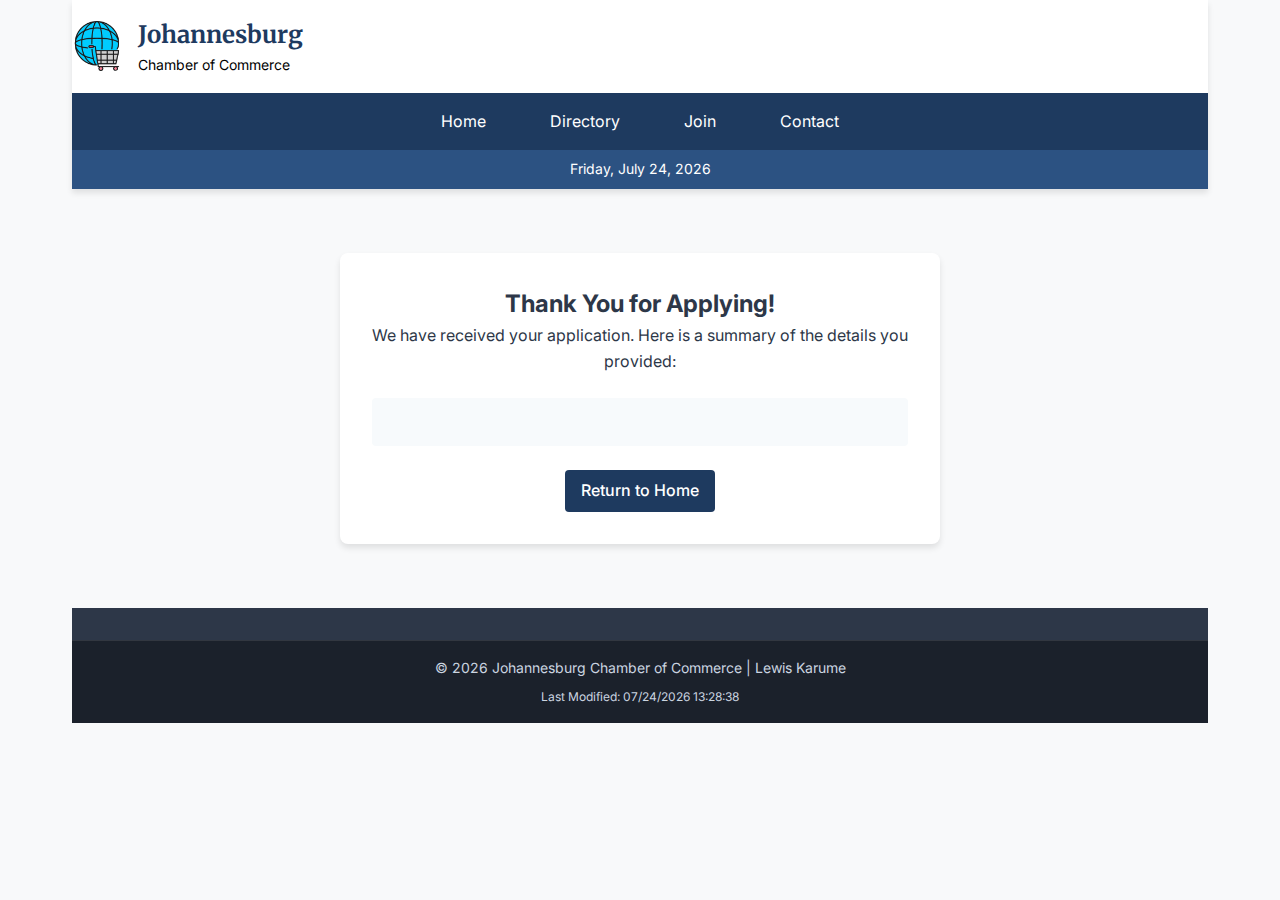
<file: chamber/thankyou.html>
<!DOCTYPE html>
<html lang="en">
<head>
    <meta charset="UTF-8">
    <meta name="viewport" content="width=device-width, initial-scale=1.0">
    <meta name="description" content="Thank You for Joining">
    <meta name="author" content="Lewis Karume">
    <title>Thank You - Johannesburg Chamber of Commerce</title>
    
    <link rel="icon" href="images/favicon.ico">
    <link rel="stylesheet" href="styles/normalize.css">
    <link rel="stylesheet" href="styles/small.css">
    <link rel="stylesheet" href="styles/larger.css" media="(min-width: 768px)">
    
    <link rel="preconnect" href="https://fonts.googleapis.com">
    <link rel="preconnect" href="https://fonts.gstatic.com" crossorigin>
    <link href="https://fonts.googleapis.com/css2?family=Inter:wght@300;400;500;600;700&family=Merriweather:wght@400;700&display=swap" rel="stylesheet">
    <link rel="stylesheet" href="https://cdnjs.cloudflare.com/ajax/libs/font-awesome/6.4.0/css/all.min.css">
    
    <script src="scripts/main.js" defer></script>
    <script src="scripts/thankyou.js" defer></script>
</head>
<body>
    <div class="container">
        <header>
            <div class="header-content">
                <div class="logo">
                    <a href="index.html">
                        <img src="images/chamber-logo.png" alt="Chamber of Commerce Logo" width="50" height="50">
                        <div class="site-title">
                            <h1>Johannesburg</h1>
                            <p>Chamber of Commerce</p>
                        </div>
                    </a>
                </div>
                
                <div class="header-right">
                    <button class="hamburger" aria-label="Menu" aria-expanded="false">
                        <span class="hamburger-line"></span>
                        <span class="hamburger-line"></span>
                        <span class="hamburger-line"></span>
                    </button>
                </div>
            </div>
            
            <nav class="main-nav">
                <ul>
                    <li><a href="index.html">Home</a></li>
                    <li><a href="directory.html">Directory</a></li>
                    <li><a href="join.html">Join</a></li>
                    <li><a href="contact.html">Contact</a></li>
                </ul>
            </nav>
            <div class="date-banner"><span id="current-date"></span></div>
        </header>

        <main class="thank-you-page">
            <div class="thank-you-card">
                <h2>Thank You for Applying!</h2>
                <p>We have received your application. Here is a summary of the details you provided:</p>
                
                <div class="submission-details" id="results">
                    </div>
                
                <a href="index.html" class="btn btn-primary">Return to Home</a>
            </div>
        </main>

        <footer>
            <div class="footer-bottom">
                <div class="copyright">
                    <p>&copy; <span id="currentyear"></span> Johannesburg Chamber of Commerce | Lewis Karume</p>
                </div>
                <div class="last-modified">
                    <p>Last Modified: <span id="lastModified"></span></p>
                </div>
            </div>
        </footer>
    </div>
</body>
</html>
</file>
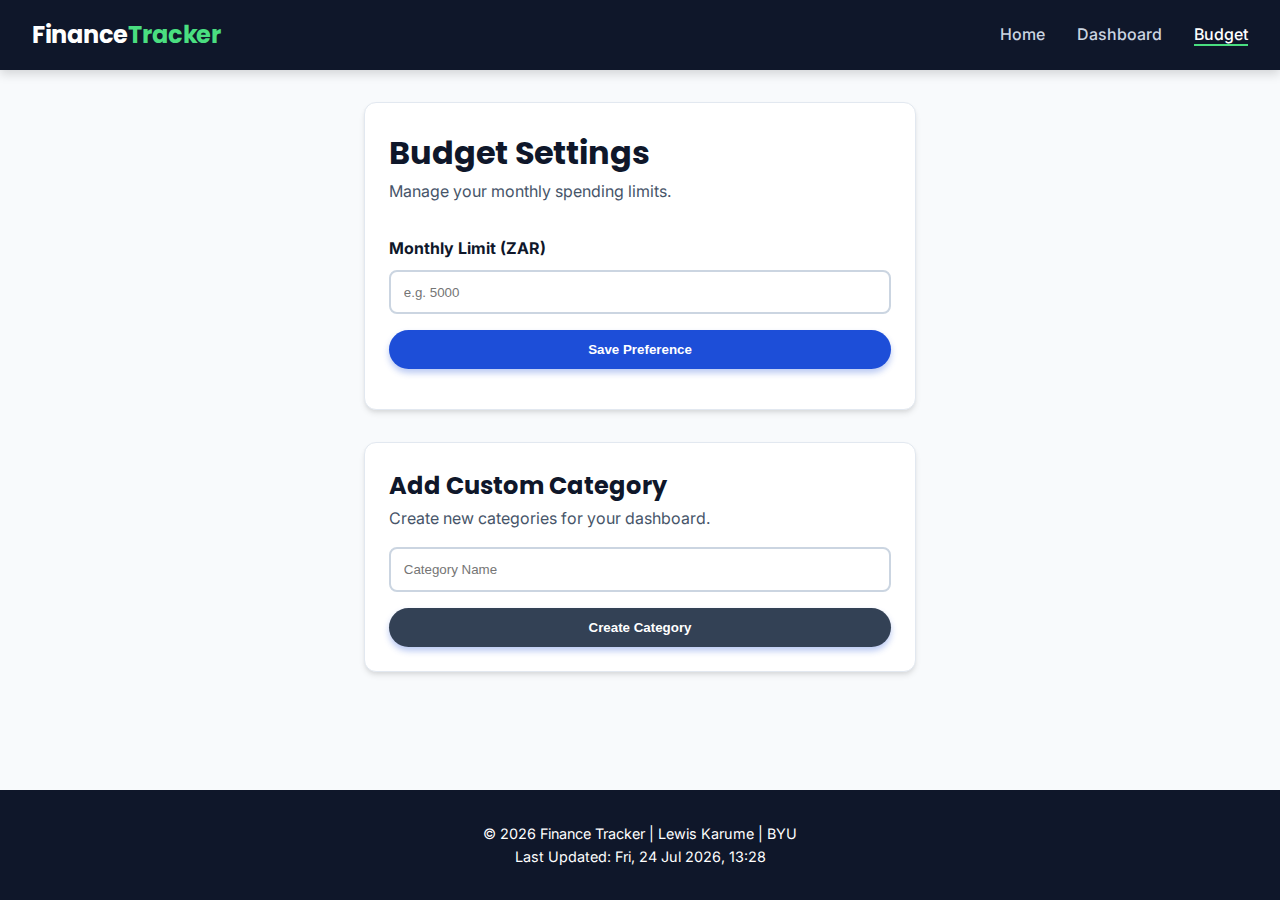
<file: finalproject/budget.html>
<!DOCTYPE html>
<html lang="en">
<head>
    <meta charset="UTF-8">
    <meta name="viewport" content="width=device-width, initial-scale=1.0">
    <meta name="description" content="Budget Planner">
    <meta name="author" content="Your Name">
    <title>Budget | FinanceTracker</title>
    <link rel="stylesheet" href="css/style.css">
    <script type="module" src="js/main.js"></script>
    <script type="module" src="js/budget.js"></script>
</head>
<body>
    <header>
        <div class="logo">Finance<span>Tracker</span></div>
        <button class="hamburger" aria-label="Menu">☰</button>
        <nav>
            <ul>
                <li><a href="index.html">Home</a></li>
                <li><a href="dashboard.html">Dashboard</a></li>
                <li><a href="budget.html" class="active">Budget</a></li>
            </ul>
        </nav>
    </header>

    <main style="max-width: 600px;">
        <div class="card">
            <h1>Budget Settings</h1>
            <p style="margin-bottom: 2rem; color: var(--text-muted)">Manage your monthly spending limits.</p>

            <label for="monthlyLimit" style="display:block; margin-bottom:0.5rem; font-weight:700; color:var(--primary)">Monthly Limit (ZAR)</label>
            <input type="number" id="monthlyLimit" placeholder="e.g. 5000" style="width:100%; padding:0.8rem; border:2px solid #cbd5e1; border-radius:8px; margin-bottom:1rem;">
            
            <button id="saveBudgetBtn" class="btn" style="width:100%">Save Preference</button>
            <p id="saveMessage" style="margin-top:1rem; font-weight:600; text-align:center;"></p>
        </div>

        <div class="card" style="margin-top: 2rem;">
            <h2>Add Custom Category</h2>
            <p style="margin-bottom:1rem; color:var(--text-muted);">Create new categories for your dashboard.</p>
            <form action="record.html" method="GET">
                <input type="text" name="category" required placeholder="Category Name" style="width:100%; padding:0.8rem; border:2px solid #cbd5e1; border-radius:8px; margin-bottom:1rem;">
                <button type="submit" class="btn" style="background: var(--secondary); width:100%;">Create Category</button>
            </form>
        </div>
    </main>

    <footer>
        <p>&copy; 2026 Finance Tracker | Lewis Karume | BYU</p>
        <p><span id="lastModified"></span></p>
    </footer>
</body>
</html>
</file>
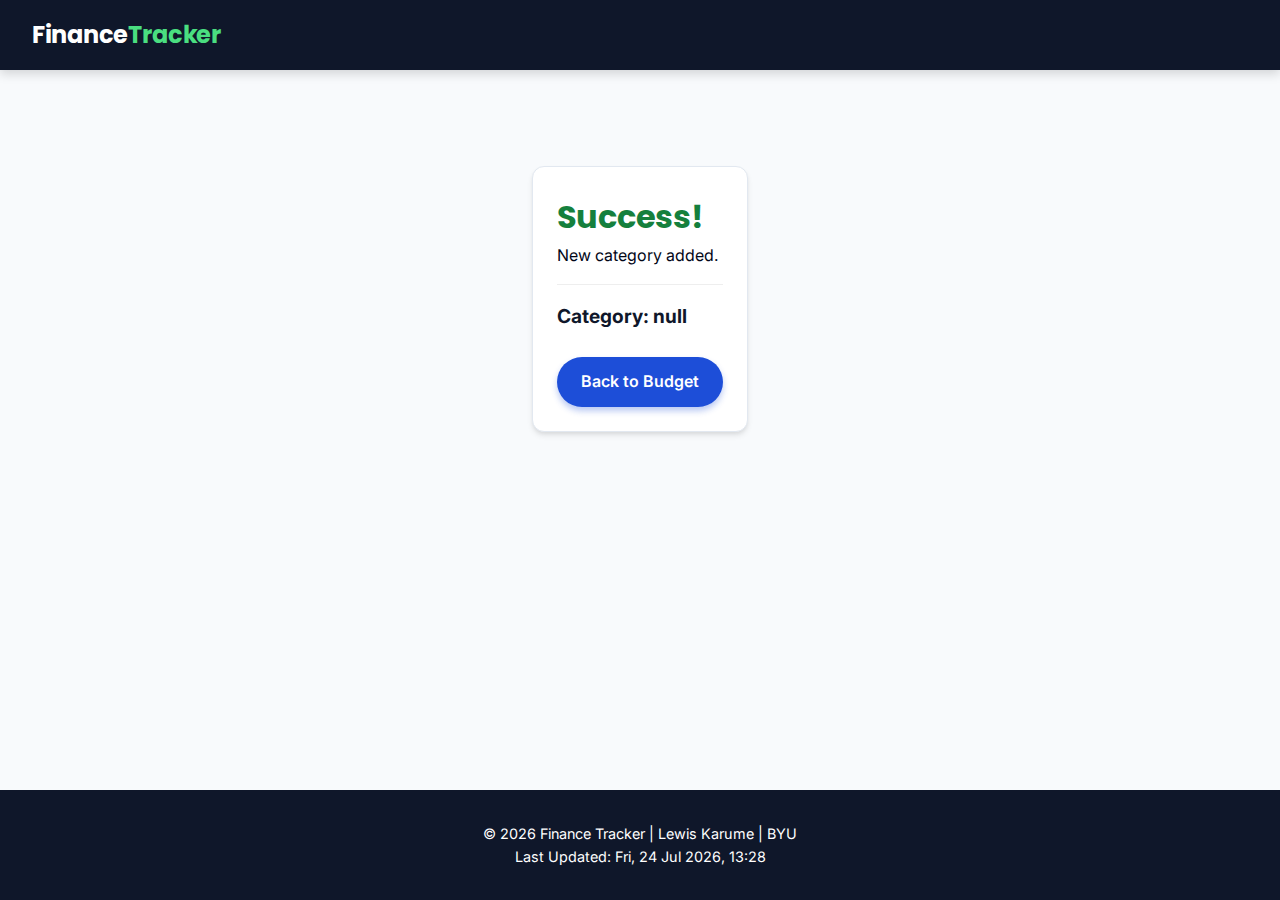
<file: finalproject/record.html>
<!DOCTYPE html>
<html lang="en">
<head>
    <meta charset="UTF-8">
    <meta name="viewport" content="width=device-width, initial-scale=1.0">
    <title>Success</title>
    <link rel="stylesheet" href="css/style.css">
    <script type="module" src="js/main.js"></script>
</head>
<body>
    <header>
        <div class="logo">Finance<span>Tracker</span></div>
    </header>
    <main style="text-align:center; padding-top:4rem;">
        <div class="card" style="display:inline-block; text-align:left; max-width:400px;">
            <h1 style="color:var(--success)">Success!</h1>
            <p>New category added.</p>
            <hr style="margin:1rem 0; border:0; border-top:1px solid #eee;">
            <p id="output-category" style="font-weight:bold; font-size:1.2rem; color:var(--primary)"></p>
            <br>
            <a href="budget.html" class="btn">Back to Budget</a>
        </div>
    </main>
    <script>
        const params = new URLSearchParams(window.location.search);
        document.getElementById('output-category').textContent = `Category: ${params.get('category')}`;
    </script>
    <footer>
        <p>&copy; 2026 Finance Tracker | Lewis Karume | BYU</p>
        <p><span id="lastModified"></span></p>
    </footer>
</body>
</html>
</file>
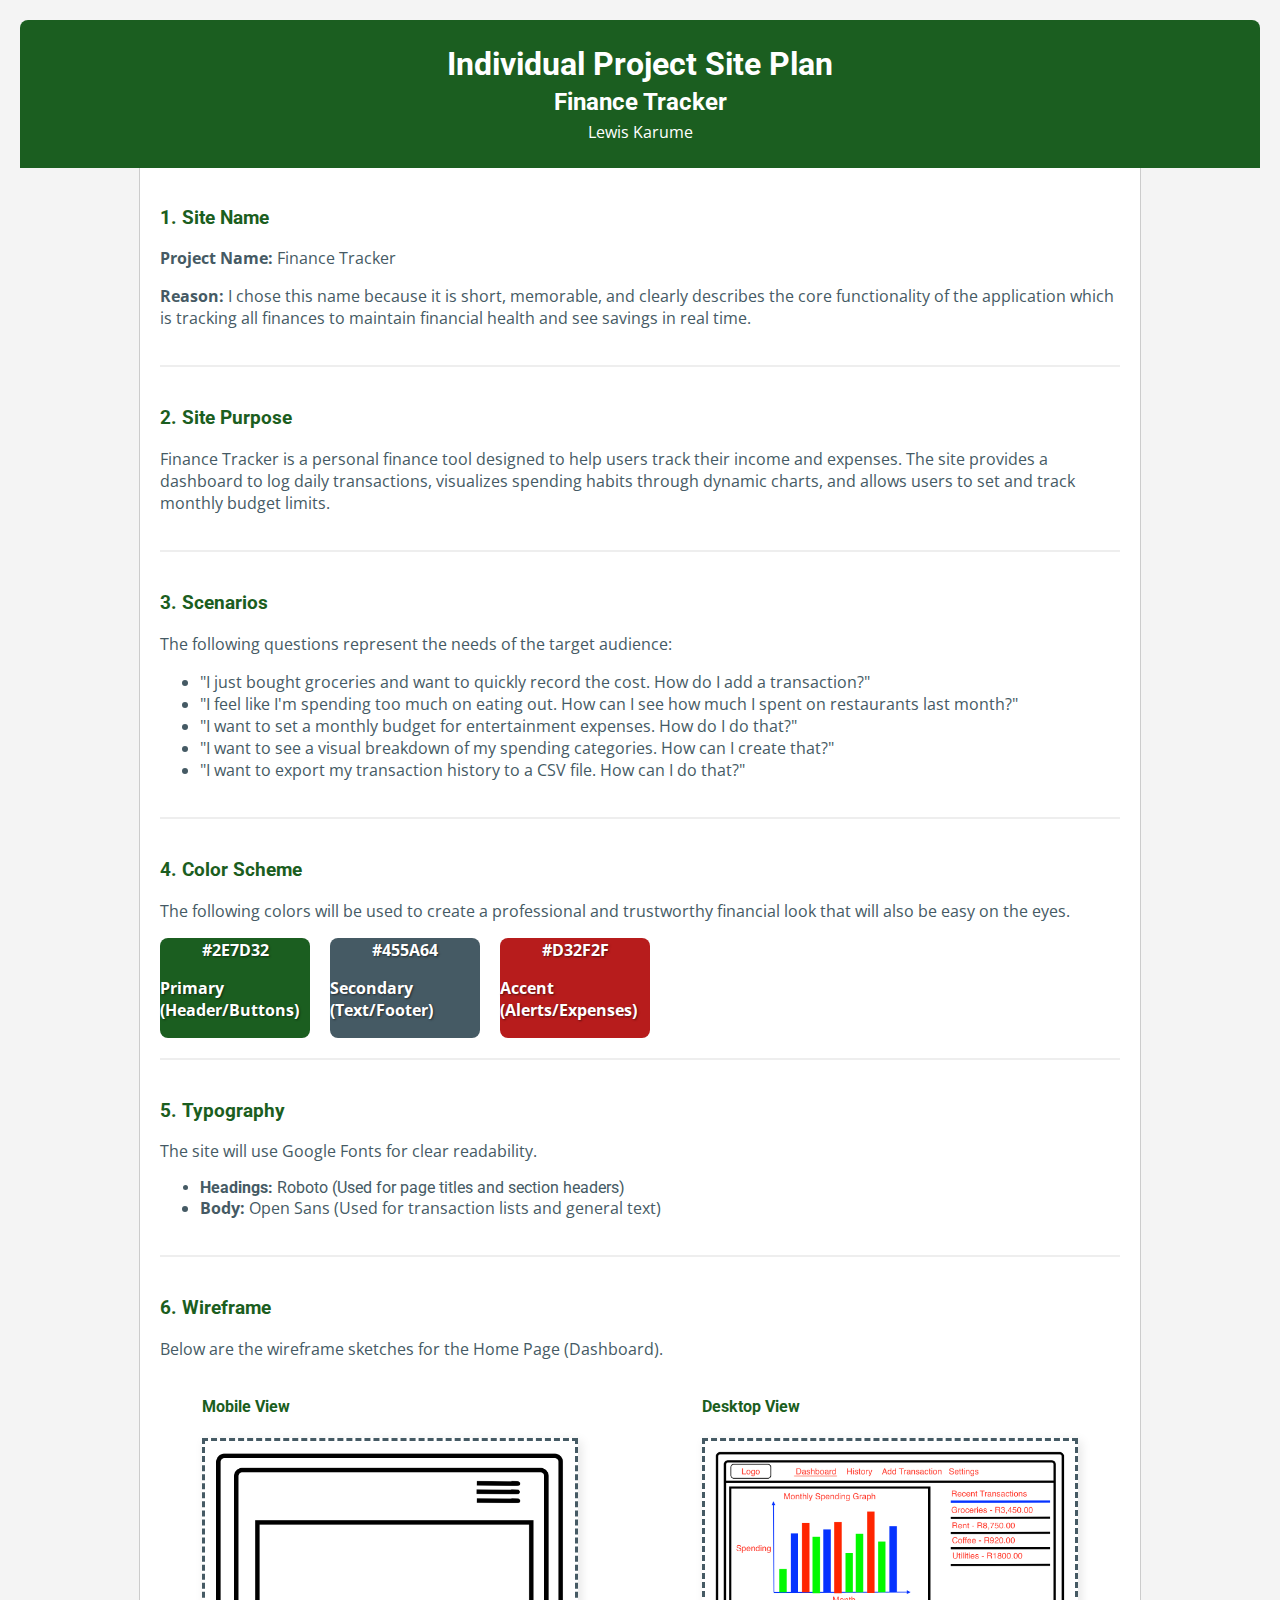
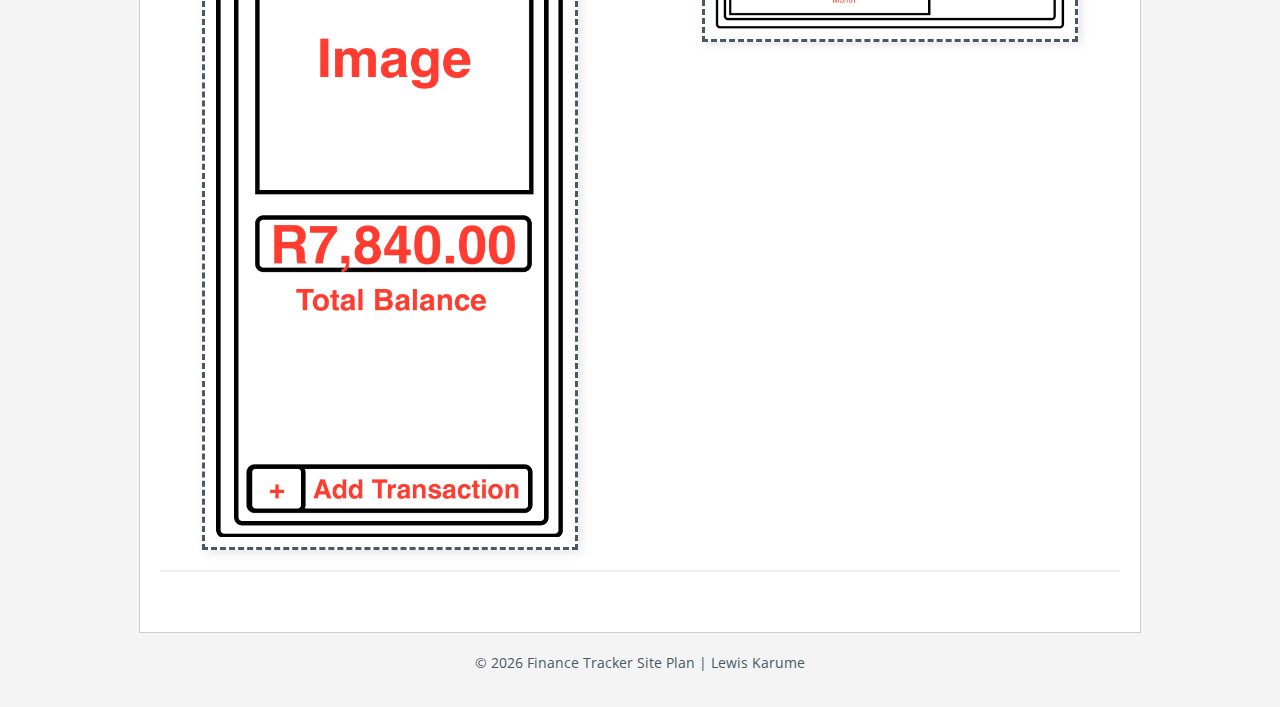
<file: siteplan/site-plan.html>
<!DOCTYPE html>
<html lang="en">
<head>
    <meta charset="UTF-8">
    <meta name="viewport" content="width=device-width, initial-scale=1.0">
    <title>Finance Tracker Site Plan</title>
    <link rel="stylesheet" href="site-plan.css">
    <link href="https://fonts.googleapis.com/css2?family=Open+Sans:wght@400;600&family=Roboto:wght@700&display=swap" rel="stylesheet">
</head>
<body>
    <header>
        <h1>Individual Project Site Plan</h1>
        <h2>Finance Tracker</h2>
        <p>Lewis Karume</p>
    </header>

    <main>
        <section class="section">
            <h3>1. Site Name</h3>
            <p><strong>Project Name:</strong> Finance Tracker</p>
            <p><strong>Reason:</strong> I chose this name because it is short, memorable, and clearly describes the core functionality of the application which is tracking all finances to maintain financial health and see savings in real time.</p>
        </section>

        <section class="section">
            <h3>2. Site Purpose</h3>
            <p>Finance Tracker is a personal finance tool designed to help users track their income and expenses. The site provides a dashboard to log daily transactions, visualizes spending habits through dynamic charts, and allows users to set and track monthly budget limits.</p>
        </section>

        <section class="section">
            <h3>3. Scenarios</h3>
            <p>The following questions represent the needs of the target audience:</p>
            <ul>
                <li>"I just bought groceries and want to quickly record the cost. How do I add a transaction?"</li>
                <li>"I feel like I'm spending too much on eating out. How can I see how much I spent on restaurants last month?"</li>
                <li>"I want to set a monthly budget for entertainment expenses. How do I do that?"</li>
                <li>"I want to see a visual breakdown of my spending categories. How can I create that?"</li>
                <li>"I want to export my transaction history to a CSV file. How can I do that?"</li>
            </ul>
        </section>

        <section class="section">
            <h3>4. Color Scheme</h3>
            <p>The following colors will be used to create a professional and trustworthy financial look that will also be easy on the eyes.</p>
            
            <div class="color-palette">
                <div class="color-swatch primary">
                    <span>#2E7D32</span>
                    <p> Primary (Header/Buttons)</p>
                </div>
                <div class="color-swatch secondary">
                    <span>#455A64</span>
                    <p> Secondary (Text/Footer)</p>
                </div>
                <div class="color-swatch accent">
                    <span>#D32F2F</span>
                    <p> Accent (Alerts/Expenses)</p>
                </div>
            </div>
        </section>

        <section class="section">
            <h3>5. Typography</h3>
            <p>The site will use Google Fonts for clear readability.</p>
            <ul>
                <li style="font-family: 'Roboto', sans-serif;"><strong>Headings:</strong> Roboto (Used for page titles and section headers)</li>
                <li style="font-family: 'Open Sans', sans-serif;"><strong>Body:</strong> Open Sans (Used for transaction lists and general text)</li>
            </ul>
        </section>

        <section class="section">
            <h3>6. Wireframe</h3>
            <p> Below are the wireframe sketches for the Home Page (Dashboard).</p>
            
            <div class="wireframes">
                <div class="wf-container">
                    <h4>Mobile View</h4>
                    <img src="images/mobile-wireframe.png" alt="Mobile Wireframe Sketch" class="wf-img">
                </div>
                <div class="wf-container">
                    <h4>Desktop View</h4>
                    <img src="images/desktop-wireframe.png" alt="Desktop Wireframe Sketch" class="wf-img">
                </div>
            </div>
        </section>
    </main>

    <footer>
        <p>&copy; 2026 Finance Tracker Site Plan | Lewis Karume</p>
    </footer>
</body>
</html>
</file>
<file: styles/small.css>
* {
    margin: 0;
    padding: 0;
    box-sizing: border-box;
}

:root {
    --primary-color: #2c3e50;
    --secondary-color: #001C57;
    --accent-color: #e74c3c;
    --light-color: #ecf0f1;
    --dark-color: #000000;
    --text-color: #333;
    --text-dark: #000000;
    --border-color: #ddd;
    --shadow: 0 2px 10px rgba(0, 0, 0, 0.1);
    --completed-color: #001C57;
    --pending-color: #36013F;
    --social-color: #555;
}

body {
    font-family: 'Inter', -apple-system, BlinkMacSystemFont, sans-serif;
    line-height: 1.6;
    color: var(--text-color);
    background-color: #f8f9fa;
    min-height: 100vh;
}

.container {
    max-width: 1200px;
    margin: 0 auto;
    padding: 0 1rem;
}

/* Header */
header {
    background-color: white;
    box-shadow: var(--shadow);
    position: sticky;
    top: 0;
    z-index: 1000;
    padding: 1rem 0;
}

.header-content {
    display: flex;
    justify-content: space-between;
    align-items: center;
    padding: 0 1rem;
}

.logo {
    display: flex;
    align-items: center;
    gap: 0.75rem;
}

.logo img {
    border-radius: 4px;
}

.site-name {
    font-size: 1.5rem;
    font-weight: 700;
    color: var(--primary-color);
}

/* Hamburger Menu */
.hamburger {
    display: flex;
    flex-direction: column;
    justify-content: space-between;
    width: 30px;
    height: 24px;
    background: none;
    border: none;
    cursor: pointer;
    padding: 0;
}

.hamburger-line {
    width: 100%;
    height: 3px;
    background-color: var(--primary-color);
    border-radius: 2px;
    transition: transform 0.3s ease;
}

/* Navigation */
.main-nav {
    display: none;
    padding: 1rem;
    background-color: white;
    border-top: 1px solid var(--border-color);
}

.main-nav.active {
    display: block;
}

.main-nav ul {
    list-style: none;
    display: flex;
    flex-direction: column;
    gap: 0.5rem;
}

.nav-link {
    display: block;
    padding: 0.75rem 1rem;
    color: var(--text-color);
    text-decoration: none;
    border-radius: 4px;
    transition: background-color 0.3s ease;
}

.nav-link:hover,
.nav-link.active {
    background-color: var(--light-color);
    color: #36013F;
}

/* Main Content */
main {
    padding: 2rem 0;
}

.page-title {
    font-size: 2rem;
    margin-bottom: 2rem;
    color: var(--primary-color);
    font-weight: 600;
    text-align: center;
}

/* Profile Section */
.profile-sections {
    display: flex;
    flex-direction: column;
    gap: 2rem;
    margin-bottom: 2rem;
}

.about-section,
.photo-section {
    background-color: white;
    border-radius: 8px;
    padding: 2rem;
    box-shadow: var(--shadow);
    flex: 1;
}

.section-header {
    margin-bottom: 1.5rem;
    text-align: center;
}

.section-header h2 {
    font-size: 1.5rem;
    color: var(--primary-color);
    font-weight: 600;
    border-bottom: 2px solid var(--secondary-color);
    padding-bottom: 0.5rem;
    display: inline-block;
}

.about-content p {
    margin-bottom: 1rem;
    line-height: 1.8;
    color: var(--text-light);
    text-align: center;
}

.student-photo-container {
    display: flex;
    justify-content: center;
    align-items: center;
    min-height: 220px;
}

.student-photo {
    width: 200px;
    height: 200px;
    border-radius: 50%;
    object-fit: cover;
    border: 3px solid var(--secondary-color);
    box-shadow: 0 4px 8px rgba(0, 0, 0, 0.1);
}

/* Courses Section */
.courses-section {
    background-color: white;
    border-radius: 8px;
    padding: 2rem;
    box-shadow: var(--shadow);
}

.filter-controls {
    margin-bottom: 2rem;
    text-align: center;
}

.filter-buttons {
    display: flex;
    flex-wrap: wrap;
    justify-content: center;
    gap: 0.5rem;
    margin-bottom: 1rem;
}

.filter-btn {
    padding: 0.75rem 1.5rem;
    background-color: var(--light-color);
    border: 2px solid transparent;
    border-radius: 4px;
    cursor: pointer;
    font-weight: 500;
    transition: all 0.3s ease;
    color: var(--text-color);
}

.filter-btn:hover {
    background-color: #e0e0e0;
}

.filter-btn.active {
    background-color: var(--secondary-color);
    color: white;
    border-color: var(--secondary-color);
}

.courses-counter {
    font-size: 0.9rem;
    color: var(--text-light);
    font-weight: 500;
}

/* Course Cards */
.courses-grid {
    display: grid;
    gap: 1rem;
    margin-bottom: 2rem;
}

.course-card {
    background-color: white;
    border: 1px solid var(--border-color);
    border-radius: 8px;
    padding: 1.5rem;
    transition: transform 0.3s ease, box-shadow 0.3s ease;
    position: relative;
    overflow: hidden;
}

.course-card:hover {
    transform: translateY(-4px);
    box-shadow: 0 4px 15px rgba(0, 0, 0, 0.1);
}

.course-card.completed {
    border-left: 4px solid var(--completed-color);
}

.course-card:not(.completed) {
    border-left: 4px solid var(--pending-color);
}

.course-code {
    font-size: 1.1rem;
    font-weight: 600;
    color: var(--primary-color);
    margin-bottom: 0.5rem;
}

.course-title {
    font-size: 1rem;
    color: var(--text-color);
    margin-bottom: 0.75rem;
    line-height: 1.4;
}

.course-details {
    display: flex;
    justify-content: space-between;
    align-items: center;
    margin-top: 1rem;
    padding-top: 1rem;
    border-top: 1px solid var(--border-color);
}

.course-credits {
    font-weight: 600;
    color: var(--secondary-color);
}

.course-status {
    font-size: 0.875rem;
    padding: 0.25rem 0.75rem;
    border-radius: 12px;
    font-weight: 500;
}

.course-status.completed {
    background-color: rgba(39, 174, 96, 0.1);
    color: var(--completed-color);
}

.course-status.pending {
    background-color: rgba(243, 156, 18, 0.1);
    color: var(--pending-color);
}

/* Courses Summary */
.courses-summary {
    border-top: 1px solid var(--border-color);
    padding-top: 1.5rem;
    text-align: center;
}

.credits-display {
    display: inline-flex;
    justify-content: center;
    align-items: center;
    gap: 0.5rem;
    background-color: var(--light-color);
    padding: 1rem 2rem;
    border-radius: 8px;
}

.total-credits-label {
    font-weight: 500;
    color: black;
}

.total-credits-value {
    font-size: 1.5rem;
    font-weight: 700;
    color: black;
}

/* Footer */
footer {
    background-color: var(--primary-color);
    color: white;
    padding: 2rem 0;
    margin-top: 3rem;
    text-align: center;
}

.footer-content {
    max-width: 600px;
    margin: 0 auto;
    display: flex;
    flex-direction: column;
    align-items: center;
    gap: 1.5rem;
}

/* Social Media Icons */
.social-icons {
    display: flex;
    gap: 1.5rem;
    margin-bottom: 1rem;
}

.social-icons a {
    display: inline-flex;
    align-items: center;
    justify-content: center;
    width: 40px;
    height: 40px;
    background-color: rgba(255, 255, 255, 0.1);
    border-radius: 50%;
    color: white;
    text-decoration: none;
    transition: all 0.3s ease;
}

.social-icons a:hover {
    background-color: var(--secondary-color);
    transform: translateY(-3px);
}

.social-icons i {
    font-size: 1.2rem;
}

.footer-info {
    display: flex;
    flex-direction: column;
    gap: 1rem;
    width: 100%;
}

.copyright-info p {
    font-size: 0.9rem;
    opacity: 0.9;
    margin: 0;
}

.last-modified {
    font-size: 0.85rem;
    opacity: 0.8;
}

.last-modified p {
    margin: 0;
}

/* Responsive adjustments */
@media (max-width: 767px) {
    .page-title {
        font-size: 1.75rem;
    }
    
    .about-section,
    .photo-section,
    .courses-section {
        padding: 1.5rem;
    }
    
    .student-photo {
        width: 150px;
        height: 150px;
    }
    
    .filter-buttons {
        flex-direction: column;
        align-items: center;
    }
    
    .filter-btn {
        width: 80%;
        max-width: 250px;
    }
}
</file>
<file: styles/larger.css>
/* Large Screen Styles */
@media (min-width: 768px) {
    .container {
        padding: 0 2rem;
    }

    /* Header */
    .header-content {
        padding: 0;
    }

    /* Hide hamburger on large screens */
    .hamburger {
        display: none;
    }

    /* Navigation */
    .main-nav {
        display: block;
        padding: 0;
        border-top: none;
        background-color: transparent;
    }

    .main-nav ul {
        flex-direction: row;
        justify-content: flex-end;
        gap: 0;
    }

    .nav-link {
        padding: 0.75rem 1.5rem;
        border-radius: 0;
    }

    /* Main content */
    main {
        padding: 3rem 0;
    }

    .page-title {
        font-size: 2.5rem;
        margin-bottom: 3rem;
    }

    /* Profile section */
    .profile-sections {
        flex-direction: row;
        gap: 2rem;
        align-items: stretch;
    }

    .about-section,
    .photo-section {
        display: flex;
        flex-direction: column;
        min-height: 300px;
    }

    .about-section .section-header,
    .photo-section .section-header {
        text-align: center;
        margin-bottom: 1.5rem;
    }

    .about-content {
        flex: 1;
        display: flex;
        align-items: center;
    }

    .student-photo-container {
        flex: 1;
        justify-content: center;
        align-items: center;
    }

    .student-photo {
        width: 220px;
        height: 220px;
    }

    /* Filter buttons */
    .filter-buttons {
        justify-content: center;
        flex-direction: row;
    }

    .filter-btn {
        padding: 1rem 2rem;
        font-size: 1rem;
        width: auto;
    }

    /* Course cards grid for larger screens */
    .courses-grid {
        grid-template-columns: repeat(auto-fill, minmax(300px, 1fr));
        gap: 1.5rem;
    }

    .course-card {
        padding: 2rem;
    }

    /* Courses summary */
    .credits-display {
        justify-content: center;
    }

    /* Footer large screens */
    .footer-content {
        gap: 2rem;
    }

    .social-icons {
        gap: 2rem;
    }

    .social-icons a {
        width: 45px;
        height: 45px;
    }

    .social-icons i {
        font-size: 1.3rem;
    }
}

/* Extra large screens */
@media (min-width: 1200px) {
    .container {
        padding: 0;
    }

    .courses-grid {
        grid-template-columns: repeat(auto-fill, minmax(320px, 1fr));
    }

    .profile-sections {
        gap: 3rem;
    }

    .student-photo {
        width: 250px;
        height: 250px;
    }
    
    .footer-content {
        max-width: 700px;
    }
}

/* Hamburger menu animation */
.hamburger.active .hamburger-line:nth-child(1) {
    transform: rotate(45deg) translate(6px, 6px);
}

.hamburger.active .hamburger-line:nth-child(2) {
    opacity: 0;
}

.hamburger.active .hamburger-line:nth-child(3) {
    transform: rotate(-45deg) translate(6px, -6px);
}

/* Course card hover effects */
.course-card {
    transition: transform 0.3s cubic-bezier(0.4, 0, 0.2, 1),
                box-shadow 0.3s cubic-bezier(0.4, 0, 0.2, 1);
}

.course-card:hover {
    transform: translateY(-6px);
    box-shadow: 0 12px 24px rgba(0, 0, 0, 0.1);
}

/* Active state for filter buttons */
.filter-btn.active {
    box-shadow: 0 4px 12px rgba(52, 152, 219, 0.3);
}

/* Social icons hover effect */
.social-icons a:hover {
    box-shadow: 0 4px 12px rgba(52, 152, 219, 0.3);
}

/* Print styles */
@media print {
    .hamburger,
    .filter-buttons,
    .social-icons {
        display: none !important;
    }
    
    .main-nav {
        display: none !important;
    }
    
    .course-card {
        break-inside: avoid;
    }
    
    .profile-sections {
        flex-direction: column;
    }
}
</file>
<file: finalproject/css/style.css>
/* Importing Google Fonts */
@import url('https://fonts.googleapis.com/css2?family=Inter:wght@400;600;700&family=Poppins:wght@500;700&display=swap');

:root {
    --primary: #0f172a;
    --secondary: #334155;
    --accent: #1d4ed8;
    --accent-hover: #1e40af;
    --success: #15803d;
    --danger: #b91c1c;
    --bg-body: #f8fafc;
    --bg-card: #ffffff;
    --text-main: #020617;
    --text-muted: #475569;
    --shadow: 0 4px 6px -1px rgba(0, 0, 0, 0.1), 0 2px 4px -1px rgba(0, 0, 0, 0.06);
    --radius: 12px;
}

/* Reset */
* { box-sizing: border-box; margin: 0; padding: 0; }

body {
    font-family: 'Inter', sans-serif;
    background-color: var(--bg-body);
    color: var(--text-main);
    line-height: 1.6;
    display: flex;
    flex-direction: column;
    min-height: 100vh;
}

/* Typography */
h1, h2, h3, .logo { font-family: 'Poppins', sans-serif; color: var(--primary); }
a { text-decoration: none; transition: 0.2s; }

/* Header and Navigation */
header {
    background: var(--primary);
    color: white;
    padding: 1rem 2rem;
    display: flex;
    justify-content: space-between;
    align-items: center;
    box-shadow: 0 4px 10px rgba(0,0,0,0.15);
    position: sticky;
    top: 0;
    z-index: 100;
}

.logo { font-size: 1.5rem; font-weight: 700; color: white; letter-spacing: -0.5px; }
.logo span { color: #4ade80; }

nav ul { list-style: none; display: flex; gap: 2rem; }
nav a { color: #cbd5e1; font-weight: 500; }
nav a:hover, nav a.active { color: white; border-bottom: 2px solid #4ade80; }

/* HAMBURGER */
.hamburger { display: none; background: none; border: none; color: white; font-size: 1.8rem; cursor: pointer; }

@media (max-width: 768px) {
    .hamburger { display: block; }
    nav ul {
        display: none;
        flex-direction: column;
        position: absolute;
        top: 100%;
        left: 0;
        width: 100%;
        background: var(--primary);
        padding: 1rem;
        gap: 1rem;
        text-align: center;
    }
    nav.open ul { display: flex; }
}

/* Main Layout */
main {
    flex: 1;
    width: 100%;
    max-width: 1200px;
    margin: 2rem auto;
    padding: 0 1.5rem;
}

/* Buttons */
.btn {
    display: inline-block;
    background-color: var(--accent);
    color: white;
    padding: 0.75rem 1.5rem;
    border-radius: 50px;
    font-weight: 600;
    border: none;
    cursor: pointer;
    box-shadow: 0 4px 6px rgba(29, 78, 216, 0.3);
    transition: background-color 0.2s, transform 0.2s;
}
.btn:hover { background-color: var(--accent-hover); transform: translateY(-2px); }

/* Cards */
.card {
    background: var(--bg-card);
    padding: 1.5rem;
    border-radius: var(--radius);
    box-shadow: var(--shadow);
    border: 1px solid #e2e8f0;
}

/* Dashboard Grid */
.dashboard-grid {
    display: grid;
    grid-template-columns: 1fr;
    gap: 2rem;
}

@media (min-width: 900px) {
    .dashboard-grid {
        grid-template-columns: 2fr 1fr;
        grid-template-rows: auto 1fr;
    }
    .summary-section { grid-column: 1 / -1; display: grid; grid-template-columns: repeat(3, 1fr); gap: 1.5rem; }
    .transactions-section { grid-column: 1 / 2; }
    .chart-section { grid-column: 2 / 3; }
}

/* Summary Cards */
.summary-card {
    background: var(--bg-card);
    padding: 2rem;
    border-radius: var(--radius);
    box-shadow: var(--shadow);
    text-align: center;
    border-top: 4px solid var(--primary);
}
.summary-card h3 { font-size: 0.9rem; color: var(--text-muted); text-transform: uppercase; letter-spacing: 1px; }
.summary-card p { font-size: 2rem; font-weight: 700; margin-top: 0.5rem; color: var(--primary); }

/* Transaction List */
.list-header { display: flex; justify-content: space-between; align-items: center; margin-bottom: 1rem; flex-wrap: wrap; gap: 10px; }
.search-bar {
    padding: 0.5rem 1rem;
    border: 2px solid #cbd5e1;
    border-radius: 8px;
    min-width: 200px;
}

.transaction-item {
    display: flex;
    justify-content: space-between;
    align-items: center;
    background: white;
    padding: 1rem;
    border-radius: 8px;
    margin-bottom: 0.8rem;
    border-left: 6px solid #94a3b8;
    box-shadow: 0 1px 3px rgba(0,0,0,0.1);
}

.transaction-item.income { border-left-color: var(--success); }
.transaction-item.expense { border-left-color: var(--danger); }

.t-details h4 { font-size: 1rem; margin-bottom: 0.2rem; color: var(--text-main); }
.t-details small { color: var(--text-muted); font-size: 0.85rem; font-weight: 500; }
.t-amount { font-weight: 700; font-size: 1.1rem; }

/* Modal Styles */
dialog {
    border: none;
    border-radius: var(--radius);
    padding: 2rem;
    box-shadow: 0 25px 50px -12px rgba(0, 0, 0, 0.25);
    width: 90%;
    max-width: 500px;
    margin: auto;
    color: var(--text-main);
}
dialog::backdrop { background: rgba(15, 23, 42, 0.7); backdrop-filter: blur(2px); }

.modal-header {
    display: flex;
    justify-content: space-between;
    align-items: center;
    margin-bottom: 1.5rem;
    border-bottom: 2px solid #f1f5f9;
    padding-bottom: 1rem;
}

.close-icon {
    background: none;
    border: none;
    font-size: 2rem;
    line-height: 1;
    cursor: pointer;
    color: var(--text-muted);
}
.close-icon:hover { color: var(--danger); }

.form-group { margin-bottom: 1.2rem; text-align: left; }
.form-group label {
    display: block;
    font-size: 0.9rem;
    font-weight: 700;
    margin-bottom: 0.5rem;
    color: var(--primary);
}
.form-group input, .form-group select {
    width: 100%;
    padding: 0.8rem;
    border: 2px solid #cbd5e1;
    border-radius: 8px;
    font-size: 1rem;
    background-color: #f8fafc;
}
.form-group input:focus { outline: none; border-color: var(--accent); background-color: white; }

.form-row { display: grid; grid-template-columns: 1fr 1fr; gap: 1rem; }

.modal-actions {
    display: flex;
    justify-content: flex-end;
    gap: 1rem;
    margin-top: 2rem;
}
.btn-text {
    background: none;
    border: none;
    color: var(--text-muted);
    font-weight: 600;
    cursor: pointer;
    text-decoration: underline;
}

/* Footer */
footer {
    text-align: center;
    padding: 2rem;
    background: var(--primary);
    color: white;
    margin-top: auto;
    font-size: 0.9rem;
}
footer a { color: #4ade80; text-decoration: underline; }
</file>
<file: chamber/styles/larger.css>
/* Large Screen Styles */
@media (min-width: 768px) {
    .container {
        padding: 0 2rem;
    }

    /* Header */
    .header-content {
        padding: 1rem 0;
    }

    .social-header {
        display: flex;
    }

    /* Hiding hamburger on large screens */
    .hamburger {
        display: none;
    }

    /* Showing navigation horizontally */
    .main-nav {
        display: block;
        padding: 0;
        background-color: var(--primary-color);
    }

    .main-nav ul {
        flex-direction: row;
        justify-content: center;
        gap: 0;
    }

    .main-nav a {
        padding: 1rem 2rem;
        border-radius: 0;
    }

    /* Directory Statistics */
    .directory-stats {
        grid-template-columns: repeat(4, 1fr);
        gap: 1.5rem;
    }

    /* Member Grid */
    .member-grid {
        grid-template-columns: repeat(2, 1fr);
    }

    /* Membership Info Levels */
    .levels-grid {
        grid-template-columns: repeat(3, 1fr);
    }

    /* Footer */
    .footer-content {
        grid-template-columns: repeat(3, 1fr);
        padding: 3rem 0;
    }
}

/* Extra large screens */
@media (min-width: 1024px) {
    .member-grid {
        grid-template-columns: repeat(3, 1fr);
    }
    
    .view-toggle {
        justify-content: flex-end;
        margin-top: -3rem;
    }
}

/* Animation for hamburger menu */
.hamburger.active .hamburger-line:nth-child(1) {
    transform: rotate(45deg) translate(6px, 6px);
}

.hamburger.active .hamburger-line:nth-child(2) {
    opacity: 0;
}

.hamburger.active .hamburger-line:nth-child(3) {
    transform: rotate(-45deg) translate(6px, -6px);
}

/* Member card hover effect */
.member-card {
    transition: transform 0.3s cubic-bezier(0.4, 0, 0.2, 1),
                box-shadow 0.3s cubic-bezier(0.4, 0, 0.2, 1);
}

.member-card:hover {
    transform: translateY(-8px);
    box-shadow: 0 12px 20px rgba(0, 0, 0, 0.15);
}

/* Level card hover effect */
.level-card {
    transition: transform 0.3s ease, box-shadow 0.3s ease;
}

.level-card:hover {
    box-shadow: 0 8px 16px rgba(0, 0, 0, 0.1);
}

/* Print styles */
@media print {
    .hamburger,
    .view-toggle,
    .member-actions,
    .social-header,
    .footer-bottom {
        display: none !important;
    }
    
    .main-nav {
        display: none !important;
    }
    
    .member-grid {
        grid-template-columns: repeat(2, 1fr) !important;
    }
    
    .member-card {
        break-inside: avoid;
        box-shadow: none !important;
        border: 1px solid #ddd !important;
    }
}

@media (min-width: 768px) {

    .home-grid {
        display: grid;
        grid-template-columns: 1fr 1fr;
        gap: 2rem;
    }

    .spotlights-section {
        grid-column: 1 / -1;
    }

    .spotlight-grid {
        flex-direction: row; 
        justify-content: center;
    }
    
    .spotlight-card {
        flex: 1;
        max-width: 350px;
    }

    .hero {
        height: 400px;
    }
    
    .hero-overlay h2 {
        font-size: 3rem;
    }
}

/* JOIN PAGE STYLES FOR LARGE SCREEN */

@media (min-width: 768px) {
    /* Join Page Layout */
    .join-content-grid {
        display: grid;
        grid-template-columns: 2fr 1fr; /* Form takes 2/3, Cards take 1/3 */
        gap: 2rem;
        align-items: start;
    }

    .benefits-section h3 {
        margin-top: 0;
        text-align: left;
    }

    /* Moving cards to the right column */
    .membership-cards {
        display: flex;
        flex-direction: column;
        gap: 1.5rem;
    }
}

/* DISCOVER PAGE MEDIA QUERIES */

/* Medium Screens (Tablet) - 2 Columns */
@media (min-width: 641px) and (max-width: 1024px) {
    .places-grid {
        grid-template-columns: 1fr 1fr;
        grid-template-areas: 
            "card1 card2"
            "card3 card4"
            "card5 card6"
            "card7 card8";
        gap: 1.5rem;
    }
}

/* Large Screens - 3 Columns (Varied Layout) */
@media (min-width: 1025px) {
    .places-grid {
        grid-template-columns: repeat(4, 1fr);

        grid-template-areas: 
            "card1 card1 card2 card2"
            "card3 card4 card5 card6"
            "card7 card7 card8 card8";
        gap: 2rem;
    }

    /* Make span cards wider in layout */
    .place-card img {
        height: 200px;
        object-fit: cover;
    }

    [cite_start]/* Hover Effect */
    .place-card figure:hover img {
        transform: scale(1.1);
        filter: brightness(0.8);
    }
    
    .place-card figure {
        box-shadow: 0 0 0 rgba(0,0,0,0);
        transition: box-shadow 0.3s ease;
    }
    
    .place-card figure:hover {
        box-shadow: 0 10px 20px rgba(0,0,0,0.3);
    }
}
</file>
<file: chamber/styles/small.css>
/* Resetting and Base Styles */
* {
    margin: 0;
    padding: 0;
    box-sizing: border-box;
}

:root {
    --primary-color: #1e3a5f;
    --secondary-color: #2c5282;
    --accent-color: #e53e3e;
    --light-color: #f7fafc;
    --dark-color: #2d3748;
    --text-color: #2d3748;
    --text-light: #000000;
    --border-color: #e2e8f0;
    --shadow: 0 4px 6px rgba(0, 0, 0, 0.1);
    --radius: 8px;
    --gold-color: #000000; 
    --silver-color: #000000; 
    --bronze-color: #000000; 
}

body {
    font-family: 'Inter', -apple-system, BlinkMacSystemFont, sans-serif;
    line-height: 1.6;
    color: var(--text-color);
    background-color: #f8f9fa;
    min-height: 100vh;
}

.container {
    max-width: 1200px;
    margin: 0 auto;
    padding: 0 1rem;
}

/* Helper for toggling views */
.hidden {
    display: none !important;
}

/* Header Styles */
header {
    background-color: white;
    box-shadow: var(--shadow);
    position: sticky;
    top: 0;
    z-index: 1000;
}

.header-content {
    display: flex;
    justify-content: space-between;
    align-items: center;
    padding: 1rem;
}

.logo a {
    display: flex;
    align-items: center;
    text-decoration: none;
    color: var(--primary-color);
    gap: 1rem;
}

.logo img {
    border-radius: var(--radius);
}

.site-title h1 {
    font-family: 'Merriweather', serif;
    font-size: 1.5rem;
    margin: 0;
    color: var(--primary-color);
}

.site-title p {
    font-size: 0.875rem;
    color: var(--text-light);
    margin: 0;
}

.header-right {
    display: flex;
    align-items: center;
    gap: 1rem;
}

.social-header a {
    color: var(--primary-color);
    font-size: 1.2rem;
    margin-left: 0.5rem;
    text-decoration: none;
}

/* Hamburger Menu */
.hamburger {
    display: flex;
    flex-direction: column;
    justify-content: space-between;
    width: 30px;
    height: 24px;
    background: none;
    border: none;
    cursor: pointer;
    padding: 0;
}

.hamburger-line {
    width: 100%;
    height: 3px;
    background-color: var(--primary-color);
    border-radius: 2px;
    transition: transform 0.3s ease;
}

/* Navigation */
.main-nav {
    display: none;
    background-color: var(--primary-color);
    padding: 1rem;
}

.main-nav.active {
    display: block;
}

.main-nav ul {
    list-style: none;
    display: flex;
    flex-direction: column;
    gap: 0.5rem;
}

.main-nav a {
    display: block;
    padding: 0.75rem 1rem;
    color: white;
    text-decoration: none;
    border-radius: 4px;
    transition: background-color 0.3s ease;
}

.main-nav a:hover,
.main-nav a.active {
    background-color: var(--secondary-color);
}

/* Date Banner */
.date-banner {
    background-color: var(--secondary-color);
    color: white;
    text-align: center;
    padding: 0.5rem;
    font-size: 0.875rem;
}
/* Hero Section */
.hero {
    position: relative;
    width: 100%;
    height: 300px;
    margin-bottom: 2rem;
    overflow: hidden;
}

.hero-img {
    width: 100%;
    height: 100%;
    object-fit: cover;
}

.hero-overlay {
    position: absolute;
    top: 0;
    left: 0;
    width: 100%;
    height: 100%;
    background: rgba(0, 0, 0, 0.4);
    display: flex;
    flex-direction: column;
    justify-content: center;
    align-items: center;
    text-align: center;
    color: white;
    padding: 1rem;
}

.hero-overlay h2 {
    font-size: 1.8rem;
    margin-bottom: 0.5rem;
    text-shadow: 2px 2px 4px rgba(0,0,0,0.7);
}

.hero-overlay p {
    font-size: 1rem;
    margin-bottom: 1.5rem;
    color: #f0f0f0;
}

.cta-btn {
    background-color: white;
    color: black;
    padding: 0.8rem 1.5rem;
    border-radius: var(--radius);
    text-decoration: none;
    font-weight: bold;
    transition: background-color 0.3s;
}

.cta-btn:hover {
    background-color: #c53030;
}

/* Home Grid Layout */
.home-grid {
    display: flex;
    flex-direction: column;
    gap: 1.5rem;
}

/* Common Card Styles */
.card {
    background: white;
    padding: 1.5rem;
    border-radius: var(--radius);
    box-shadow: var(--shadow);
    border: 1px solid var(--border-color);
}

.card h3 {
    border-bottom: 2px solid var(--border-color);
    padding-bottom: 0.5rem;
    margin-bottom: 1rem;
    color: var(--primary-color);
}

/* Weather Section */
.current-weather {
    display: flex;
    align-items: center;
    justify-content: center;
    gap: 1rem;
    margin-bottom: 1.5rem;
}

.temp-group {
    text-align: center;
}

#current-temp {
    font-size: 2.5rem;
    font-weight: bold;
    color: var(--primary-color);
}

#weather-desc {
    text-transform: capitalize;
    color: var(--text-light);
}

.forecast h4 {
    text-align: center;
    margin-bottom: 0.5rem;
    font-size: 1rem;
    color: var(--secondary-color);
}

.forecast-grid {
    display: flex;
    justify-content: space-around;
    text-align: center;
}

.forecast-day p {
    font-size: 0.85rem;
    margin: 0.2rem 0;
}

/* Spotlight Section */
.spotlights-section h3 {
    text-align: center;
    margin-bottom: 1.5rem;
    color: var(--primary-color);
}

.spotlight-grid {
    display: flex;
    flex-direction: column;
    gap: 1.5rem;
}

.spotlight-card {
    background: white;
    border-radius: var(--radius);
    padding: 1.5rem;
    box-shadow: var(--shadow);
    text-align: center;
    border-top: 5px solid transparent;
}

.gold-border { border-top-color: var(--gold-color); }
.silver-border { border-top-color: var(--silver-color); }

.spotlight-card img {
    height: 80px;
    width: auto;
    margin: 1rem 0;
}

.spotlight-header {
    display: flex;
    justify-content: space-between;
    align-items: center;
}

.spotlight-badge {
    font-size: 0.7rem;
    padding: 2px 8px;
    border-radius: 12px;
    background: var(--light-color);
    border: 1px solid var(--border-color);
}

.italic {
    font-style: italic;
    font-size: 0.9rem;
    color: var(--text-light);
}

/* Main Content */
main {
    padding: 2rem 0;
}

.page-title {
    text-align: center;
    font-family: 'Merriweather', serif;
    color: var(--primary-color);
    margin-bottom: 2rem;
    font-size: 2rem;
}

/* View Toggle */
.view-toggle {
    display: flex;
    justify-content: center;
    gap: 1rem;
    margin-bottom: 2rem;
}

.view-btn {
    padding: 0.75rem 1.5rem;
    background-color: var(--light-color);
    border: 2px solid var(--border-color);
    border-radius: var(--radius);
    cursor: pointer;
    font-weight: 500;
    color: var(--text-color);
    display: flex;
    align-items: center;
    gap: 0.5rem;
    transition: all 0.3s ease;
}

.view-btn.active {
    background-color: var(--primary-color);
    color: white;
    border-color: var(--primary-color);
}

.view-btn:hover:not(.active) {
    background-color: var(--border-color);
}

/* Directory Statistics */
.directory-stats {
    display: grid;
    grid-template-columns: repeat(2, 1fr);
    gap: 1rem;
    margin-bottom: 2rem;
}

.stat {
    background-color: white;
    border-radius: var(--radius);
    padding: 1rem;
    text-align: center;
    box-shadow: var(--shadow);
}

.stat i {
    font-size: 2rem;
    color: var(--primary-color);
    margin-bottom: 0.5rem;
}

.stat span {
    display: block;
    font-size: 2rem;
    font-weight: bold;
    color: var(--primary-color);
}

.stat p {
    color: var(--text-light);
    margin: 0;
    font-size: 0.875rem;
}

/* Member Grid */
.member-grid {
    display: grid;
    gap: 1.5rem;
    margin-bottom: 3rem;
}

.member-card {
    background-color: white;
    border-radius: var(--radius);
    overflow: hidden;
    box-shadow: var(--shadow);
    transition: transform 0.3s ease;
}

.member-card:hover {
    transform: translateY(-5px);
}

.member-header {
    padding: 1.5rem;
    text-align: center;
    border-bottom: 1px solid var(--border-color);
}

.member-logo {
    width: 80px;
    height: 80px;
    object-fit: contain;
    margin-bottom: 1rem;
}

.member-name {
    font-family: 'Merriweather', serif;
    color: var(--primary-color);
    margin-bottom: 0.5rem;
    font-size: 1.25rem;
}

.membership-badge {
    display: inline-block;
    padding: 0.25rem 0.75rem;
    border-radius: 20px;
    font-size: 0.75rem;
    font-weight: 700;
    text-transform: uppercase;
}

.badge-bronze {
    background-color: #fcece6; 
    color: var(--bronze-color);
    border: 1px solid var(--bronze-color);
}

.badge-silver {
    background-color: #edf2f7;
    color: var(--silver-color);
    border: 1px solid var(--silver-color);
}

.badge-gold {
    background-color: #fffaf0;
    color: var(--gold-color);
    border: 1px solid var(--gold-color);
}

.member-details {
    padding: 1.5rem;
}

.member-details p {
    margin-bottom: 0.75rem;
    display: flex;
    align-items: center;
    gap: 0.5rem;
}

.member-details i {
    color: var(--primary-color);
    width: 20px;
}

/* Accessible links inside details */
.member-details a {
    color: var(--primary-color);
    text-decoration: none;
}
.member-details a:hover {
    text-decoration: underline;
}

.member-actions {
    padding: 1rem 1.5rem;
    background-color: var(--light-color);
    border-top: 1px solid var(--border-color);
    display: flex;
    gap: 1rem;
}

.btn {
    padding: 0.5rem 1rem;
    border-radius: 4px;
    text-decoration: none;
    font-weight: 500;
    transition: background-color 0.3s ease;
    display: inline-flex;
    align-items: center;
    gap: 0.5rem;
}

.btn-primary {
    background-color: var(--primary-color);
    color: white;
}

.btn-primary:hover {
    background-color: var(--secondary-color);
}

.btn-outline {
    border: 1px solid var(--primary-color);
    color: var(--primary-color);
    background-color: transparent;
}

.btn-outline:hover {
    background-color: var(--primary-color);
    color: white;
}

/* Member List View */
.member-list {
    margin-bottom: 3rem;
}

.list-item {
    padding: 1rem;
    background-color: white;
    border-bottom: 1px solid var(--border-color);
    display: flex;
    flex-direction: column;
    gap: 0.5rem;
}

.list-item:nth-child(even) {
    background-color: #f8fafc;
}

.list-info h3 {
    margin: 0 0 0.25rem 0;
    color: var(--primary-color);
}

.list-info p {
    margin: 0;
    color: var(--text-light);
    font-size: 0.875rem;
}

.list-website-link {
    display: block;
    margin-top: 0.5rem;
    color: var(--secondary-color);
    text-decoration: none;
    font-size: 0.85rem;
}
.list-website-link:hover {
    text-decoration: underline;
}

/* Membership Info */
.membership-info {
    background-color: white;
    border-radius: var(--radius);
    padding: 2rem;
    box-shadow: var(--shadow);
    margin-top: 2rem;
}

.membership-info h2 {
    text-align: center;
    color: var(--primary-color);
    margin-bottom: 2rem;
    font-family: 'Merriweather', serif;
}

.levels-grid {
    display: grid;
    gap: 1.5rem;
}

.level-card {
    border: 2px solid var(--border-color);
    border-radius: var(--radius);
    padding: 1.5rem;
    transition: transform 0.3s ease;
}

.level-card:hover {
    transform: translateY(-5px);
}

.level-card h3 {
    display: flex;
    align-items: center;
    gap: 0.5rem;
    color: var(--primary-color);
    margin-bottom: 1rem;
}

.level-card.bronze h3 i {
    color: var(--bronze-color);
}

.level-card.silver h3 i {
    color: var(--silver-color);
}

.level-card.gold h3 i {
    color: var(--gold-color);
}

.level-card ul {
    list-style: none;
    padding: 0;
}

.level-card li {
    padding: 0.5rem 0;
    border-bottom: 1px dashed var(--border-color);
    display: flex;
    align-items: center;
    gap: 0.5rem;
}

.level-card li:before {
    content: "✓";
    color: var(--primary-color);
    font-weight: bold;
}

/* Footer */
footer {
    background-color: var(--dark-color);
    color: white;
    padding: 2rem 0 0 0;
}

.footer-content {
    display: grid;
    gap: 2rem;
    padding: 2rem 1rem;
}

.footer-section h4 {
    color: white;
    margin-bottom: 1rem;
    font-family: 'Merriweather', serif;
}

.footer-logo {
    display: flex;
    align-items: center;
    gap: 1rem;
    margin-bottom: 1rem;
}

.footer-logo h3 {
    color: white;
    font-size: 1.25rem;
}

.address {
    color: #e2e8f0;
    line-height: 1.6;
}

.footer-section p {
    display: flex;
    align-items: center;
    gap: 0.5rem;
    margin-bottom: 0.5rem;
    color: #e2e8f0;
}

.footer-section ul {
    list-style: none;
    padding: 0;
}

.footer-section li {
    margin-bottom: 0.5rem;
}

.footer-section a {
    color: #cbd5e0;
    text-decoration: none;
}

.footer-section a:hover {
    color: white;
    text-decoration: underline;
}

.footer-bottom {
    background-color: rgba(0, 0, 0, 0.4);
    padding: 1rem;
    text-align: center;
    border-top: 1px solid rgba(255, 255, 255, 0.1);
}

.copyright p {
    color: #cbd5e0;
    margin-bottom: 0.5rem;
    font-size: 0.875rem;
}

.last-modified p {
    color: #cbd5e0;
    font-size: 0.75rem;
    margin: 0;
}

/* Responsive adjustments */
@media (max-width: 767px) {
    .member-grid {
        grid-template-columns: 1fr;
    }
    
    .list-item {
        text-align: left;
    }
}

/* JOIN PAGE STYLES */

/* Form Styling */
.join-form {
    background: white;
    padding: 2rem;
    border-radius: var(--radius);
    box-shadow: var(--shadow);
}

.join-form h3 {
    margin-bottom: 1.5rem;
    color: var(--primary-color);
    border-bottom: 1px solid var(--border-color);
    padding-bottom: 0.5rem;
}

.join-form label {
    display: block;
    margin-bottom: 1.25rem;
    font-weight: 500;
    color: var(--dark-color);
}

.join-form input[type="text"],
.join-form input[type="email"],
.join-form input[type="tel"],
.join-form textarea {
    display: block;
    width: 100%;
    padding: 0.75rem;
    margin-top: 0.25rem;
    border: 1px solid var(--border-color);
    border-radius: 4px;
    font-size: 1rem;
}

.join-form input:focus, 
.join-form textarea:focus {
    outline: 2px solid var(--secondary-color);
    border-color: transparent;
}

.membership-radios {
    margin-bottom: 1.5rem;
}

.radio-label {
    display: flex !important;
    align-items: center;
    gap: 0.5rem;
    margin-bottom: 0.5rem !important;
    font-weight: normal !important;
}

.submit-btn {
    width: 100%;
    background-color: var(--primary-color);
    color: white;
    padding: 1rem;
    border: none;
    border-radius: var(--radius);
    font-size: 1.1rem;
    font-weight: bold;
    cursor: pointer;
    transition: background-color 0.3s;
}

.submit-btn:hover {
    background-color: #1a202c;
}

/* Membership Cards (Benefits) */
.benefits-section h3 {
    text-align: center;
    margin: 2rem 0 1rem;
    color: var(--primary-color);
}

.membership-cards {
    display: flex;
    flex-direction: column;
    gap: 1rem;
}

.mem-card {
    background: white;
    padding: 1.5rem;
    border-radius: var(--radius);
    box-shadow: var(--shadow);
    text-align: center;
    border: 1px solid var(--border-color);
}

/* Card Specific Colors */
.np-card { border-left: 5px solid #4a5568; }
.bronze-card { border-left: 5px solid #cd7f32; }
.silver-card { border-left: 5px solid #c0c0c0; }
.gold-card { border-left: 5px solid #ffd700; }

.modal-btn {
    margin-top: 1rem;
    padding: 0.5rem 1rem;
    background: var(--light-color);
    border: 1px solid var(--border-color);
    border-radius: 4px;
    cursor: pointer;
    transition: background 0.2s;
}

.modal-btn:hover {
    background: #e2e8f0;
}

/* Animation on Load */
@keyframes slideUpFade {
    from {
        opacity: 0;
        transform: translateY(20px);
    }
    to {
        opacity: 1;
        transform: translateY(0);
    }
}

.fade-in {
    animation: slideUpFade 0.8s ease-out forwards;
    opacity: 0; /* Start hidden */
}

/* Stagger animations */
.mem-card:nth-child(1) { animation-delay: 0.1s; }
.mem-card:nth-child(2) { animation-delay: 0.3s; }
.mem-card:nth-child(3) { animation-delay: 0.5s; }
.mem-card:nth-child(4) { animation-delay: 0.7s; }

/* Dialog / Modal Styles */
dialog {
    border: none;
    border-radius: var(--radius);
    box-shadow: 0 0 20px rgba(0,0,0,0.2);
    padding: 2rem;
    max-width: 90%;
    width: 500px;
}

dialog::backdrop {
    background: rgba(0,0,0,0.5);
}

.modal-content {
    position: relative;
}

.close-modal {
    position: absolute;
    top: -10px;
    right: -10px;
    background: none;
    border: none;
    font-size: 1.5rem;
    cursor: pointer;
}

/* Thank You Page */
.thank-you-card {
    background: white;
    padding: 2rem;
    border-radius: var(--radius);
    box-shadow: var(--shadow);
    max-width: 600px;
    margin: 2rem auto;
    text-align: center;
}

.submission-details {
    text-align: left;
    background: var(--light-color);
    padding: 1.5rem;
    margin: 1.5rem 0;
    border-radius: 4px;
}

.submission-details p {
    margin-bottom: 0.5rem;
    border-bottom: 1px dashed #cbd5e0;
    padding-bottom: 0.25rem;
}
</file>
<file: siteplan/site-plan.css>
/* General Imports and Reset */
body {
    font-family: 'Open Sans', sans-serif;
    margin: 0;
    padding: 20px;
    background-color: #f4f4f4;
    /* Secondary Color for main text */
    color: #455A64; 
}

/* Headings */
h1, h2, h3, h4 {
    font-family: 'Roboto', sans-serif;
    /* Primary Color for high contrast */
    color: #1B5E20; 
}

/* Header Styling */
header {
    /* Primary Color background */
    background-color: #1B5E20;
    color: white;
    padding: 20px;
    text-align: center;
    border-radius: 8px 8px 0 0;
}
header h1, header h2, header p {
    color: white;
    margin: 5px 0;
}

/* Main Layout */
main {
    background-color: white;
    padding: 20px;
    border: 1px solid #ccc;
    border-top: none;
    max-width: 960px;
    margin: 0 auto;
}

.section {
    margin-bottom: 40px;
    border-bottom: 2px solid #eee;
    padding-bottom: 20px;
}

/* Color Palette Display Styling */
.color-palette {
    display: flex;
    gap: 20px;
    margin-top: 15px;
}
.color-swatch {
    width: 150px;
    height: 100px;
    display: flex;
    flex-direction: column;
    justify-content: center;
    align-items: center;
    color: white;
    font-weight: bold;
    border-radius: 8px;
    text-shadow: 1px 1px 2px rgba(0,0,0,0.5);
}

/* Primary: Deep Forest Green */
.primary { 
    background-color: #1B5E20; 
}

/* Secondary: Blue Grey */
.secondary { 
    background-color: #455A64; 
}

/* Accent: Deep Red */
.accent { 
    background-color: #B71C1C; 
}

/* Wireframe Images styling */
.wireframes {
    display: flex;
    flex-wrap: wrap;
    gap: 40px;
    justify-content: space-around;
}
.wf-img {
    border: 3px dashed #455A64;
    padding: 10px;
    max-width: 100%;
    width: 350px;
    height: auto;
    display: block;
    background-color: #fff;
    box-shadow: 3px 3px 10px rgba(0,0,0,0.1);
}

footer {
    text-align: center;
    margin-top: 20px;
    font-size: 0.9em;
}
</file>
